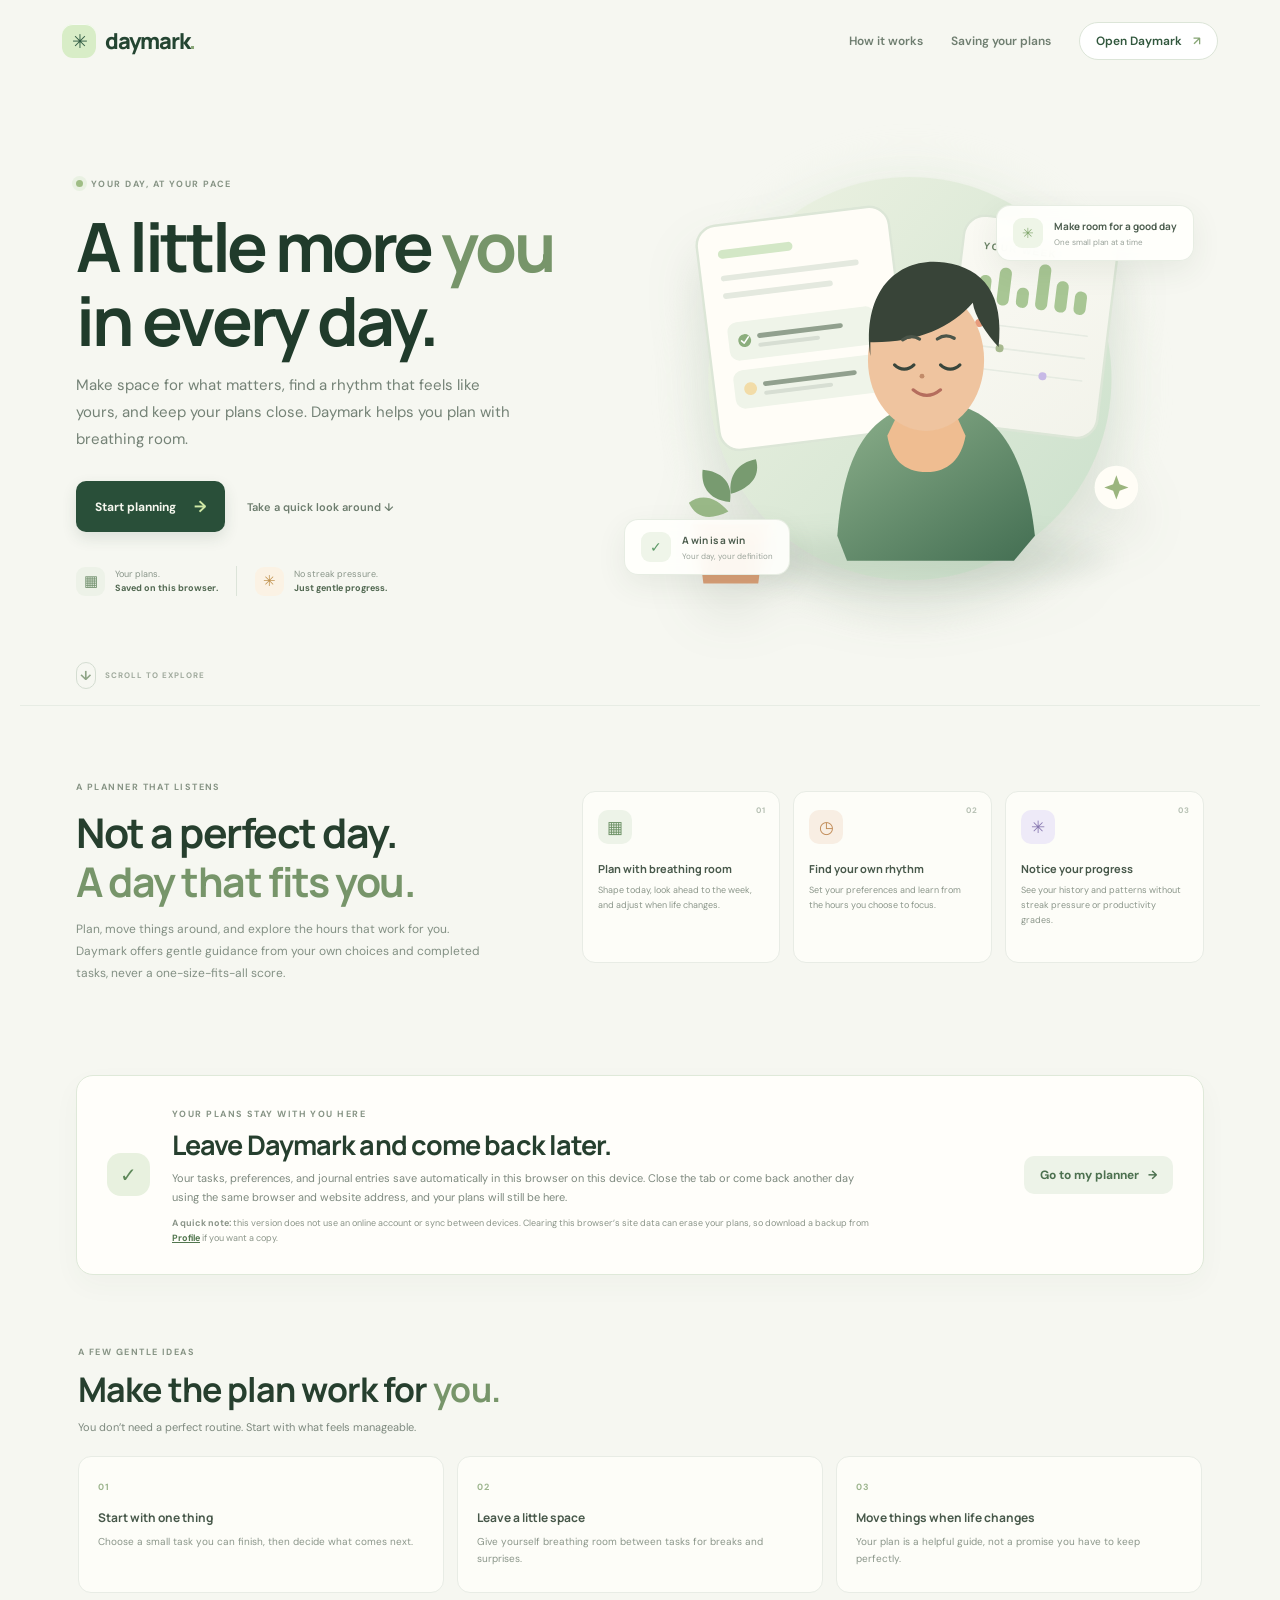
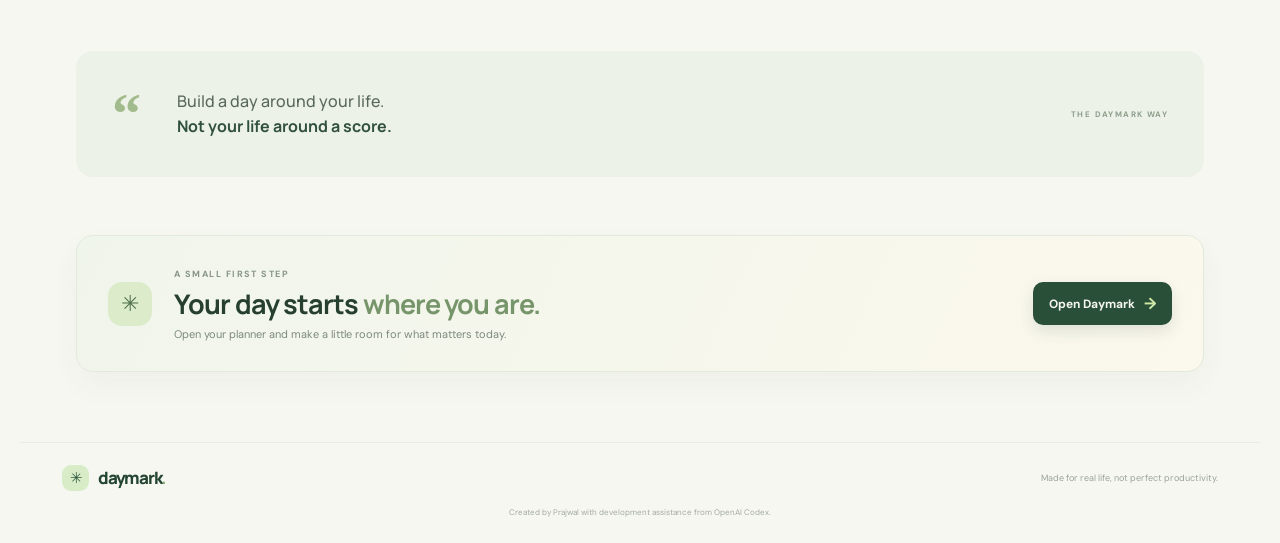
<file: index.html>
<!doctype html>
<html lang="en">
<head>
  <meta charset="utf-8">
  <meta name="viewport" content="width=device-width, initial-scale=1">
  <meta name="theme-color" content="#f6f7f1">
  <meta name="description" content="Daymark is a calm, flexible planner for your tasks, reminders, reflections, and progress.">
  <link rel="icon" href="daymark-icon.svg" type="image/svg+xml">
  <link rel="manifest" href="manifest.webmanifest">
  <link rel="preconnect" href="https://fonts.googleapis.com">
  <link rel="preconnect" href="https://fonts.gstatic.com" crossorigin>
  <link href="https://fonts.googleapis.com/css2?family=DM+Sans:wght@400;500;600;700&family=Manrope:wght@400;500;600;700;800&display=swap" rel="stylesheet">
  <link rel="stylesheet" href="styles.css">
  <title>Daymark — make room for what matters</title>
</head>
<body class="landing-page">
  <header class="landing-header">
    <a class="landing-brand" href="index.html" aria-label="Daymark home"><span class="brand-mark-small">✳</span>daymark<span class="brand-dot-small">.</span></a>
    <nav aria-label="Welcome navigation">
      <a href="#how-it-works">How it works</a>
      <a href="#saving">Saving your plans</a>
      <a class="landing-signin" href="dashboard.html">Open Daymark <span>↗</span></a>
    </nav>
  </header>

  <main>
    <section class="landing-hero" aria-labelledby="hero-title">
      <div class="landing-copy">
        <div class="eyebrow-pill"><i></i> YOUR DAY, AT YOUR PACE</div>
        <h1 id="hero-title">A little more <em>you</em> in every day.</h1>
        <p>Make space for what matters, find a rhythm that feels like yours, and keep your plans close. Daymark helps you plan with breathing room.</p>
        <div class="landing-actions">
          <a class="button button-primary button-large" href="dashboard.html">Start planning <span>→</span></a>
          <a class="quiet-link" href="#how-it-works">Take a quick look around ↓</a>
        </div>
        <div class="landing-trust">
          <span class="trust-icon">▦</span><span>Your plans.<br><strong>Saved on this browser.</strong></span>
          <span class="trust-divider"></span>
          <span class="trust-icon warm">✳</span><span>No streak pressure.<br><strong>Just gentle progress.</strong></span>
        </div>
      </div>
      <div class="landing-art-wrap">
        <span class="art-glow"></span>
        <img class="landing-art" src="daymark-scene.svg" alt="Daymark's planner companion with schedule cards and a growing plant">
        <div class="floating-note note-top"><b>✳</b><span><strong>Make room for a good day</strong><small>One small plan at a time</small></span></div>
        <div class="floating-note note-bottom"><b>✓</b><span><strong>A win is a win</strong><small>Your day, your definition</small></span></div>
      </div>
      <a class="scroll-cue" href="#how-it-works"><span>↓</span> SCROLL TO EXPLORE</a>
    </section>

    <section class="landing-how" id="how-it-works" aria-labelledby="how-title">
      <div class="how-intro">
        <div class="eyebrow-pill">A PLANNER THAT LISTENS</div>
        <h2 id="how-title">Not a perfect day.<br><em>A day that fits you.</em></h2>
        <p>Plan, move things around, and explore the hours that work for you. Daymark offers gentle guidance from your own choices and completed tasks, never a one-size-fits-all score.</p>
      </div>
      <div class="feature-grid">
        <article><span class="feature-index">01</span><span class="feature-icon">▦</span><h3>Plan with breathing room</h3><p>Shape today, look ahead to the week, and adjust when life changes.</p></article>
        <article><span class="feature-index">02</span><span class="feature-icon feature-gold">◷</span><h3>Find your own rhythm</h3><p>Set your preferences and learn from the hours you choose to focus.</p></article>
        <article><span class="feature-index">03</span><span class="feature-icon feature-lilac">✳</span><h3>Notice your progress</h3><p>See your history and patterns without streak pressure or productivity grades.</p></article>
      </div>
    </section>

    <section class="saving-section" id="saving" aria-labelledby="saving-title">
      <div class="saving-icon" aria-hidden="true">✓</div>
      <div>
        <div class="eyebrow-pill">YOUR PLANS STAY WITH YOU HERE</div>
        <h2 id="saving-title">Leave Daymark and come back later.</h2>
        <p>Your tasks, preferences, and journal entries save automatically in this browser on this device. Close the tab or come back another day using the same browser and website address, and your plans will still be here.</p>
        <p class="saving-detail"><strong>A quick note:</strong> this version does not use an online account or sync between devices. Clearing this browser’s site data can erase your plans, so download a backup from <a href="profile.html">Profile</a> if you want a copy.</p>
      </div>
      <a class="button button-secondary" href="dashboard.html">Go to my planner <span>→</span></a>
    </section>

    <section class="tips-section" id="tips" aria-labelledby="tips-title">
      <div class="tips-heading"><div class="eyebrow-pill">A FEW GENTLE IDEAS</div><h2 id="tips-title">Make the plan work for <em>you.</em></h2><p>You don’t need a perfect routine. Start with what feels manageable.</p></div>
      <div class="tips-grid">
        <article><span>01</span><h3>Start with one thing</h3><p>Choose a small task you can finish, then decide what comes next.</p></article>
        <article><span>02</span><h3>Leave a little space</h3><p>Give yourself breathing room between tasks for breaks and surprises.</p></article>
        <article><span>03</span><h3>Move things when life changes</h3><p>Your plan is a helpful guide, not a promise you have to keep perfectly.</p></article>
      </div>
    </section>

    <section class="landing-quote" aria-label="Daymark principle"><span>“</span><p>Build a day around your life.<br><strong>Not your life around a score.</strong></p><small>THE DAYMARK WAY</small></section>

    <section class="landing-cta" aria-labelledby="cta-title">
      <div class="cta-spark">✳</div>
      <div><div class="eyebrow-pill">A SMALL FIRST STEP</div><h2 id="cta-title">Your day starts <em>where you are.</em></h2><p>Open your planner and make a little room for what matters today.</p></div>
      <a class="button button-primary" href="dashboard.html">Open Daymark <span>→</span></a>
    </section>
  </main>

  <footer class="landing-footer">
    <a class="landing-brand" href="index.html"><span class="brand-mark-small">✳</span>daymark<span class="brand-dot-small">.</span></a>
    <span>Made for real life, not perfect productivity.</span>
    <span class="creator-credit">Created by Prajwal with development assistance from OpenAI Codex.</span>
  </footer>
</body>
</html>
</file>
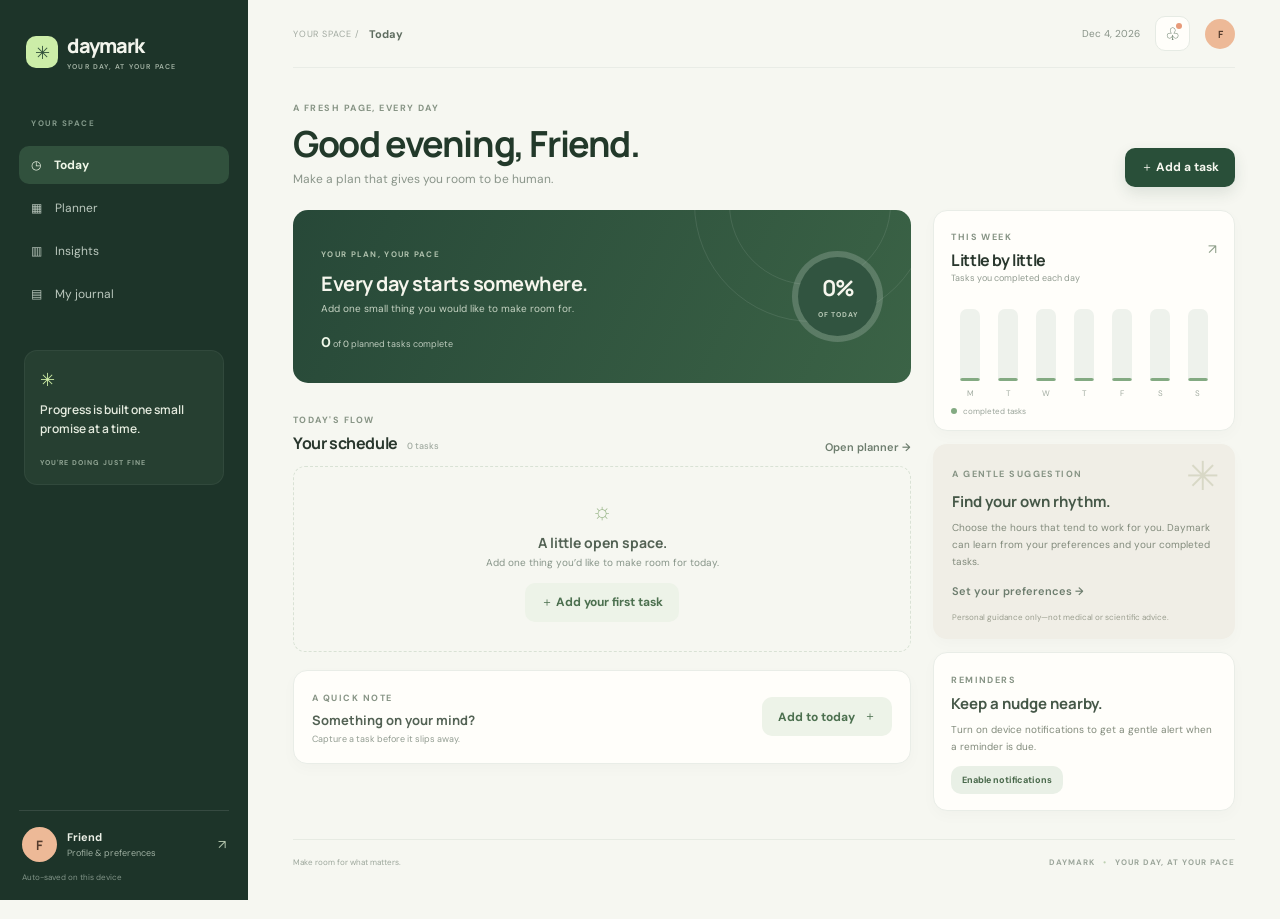
<file: dashboard.html>
<!doctype html><html lang="en"><head><meta charset="utf-8"><meta name="viewport" content="width=device-width, initial-scale=1"><meta name="theme-color" content="#234737"><title>Today — Daymark</title><link rel="manifest" href="manifest.webmanifest"><link rel="icon" href="daymark-icon.svg" type="image/svg+xml"><link rel="preconnect" href="https://fonts.googleapis.com"><link rel="preconnect" href="https://fonts.gstatic.com" crossorigin><link href="https://fonts.googleapis.com/css2?family=DM+Sans:wght@400;500;600;700&family=Manrope:wght@400;500;600;700;800&display=swap" rel="stylesheet"><link rel="stylesheet" href="styles.css"><script src="client.js" defer></script><script src="app.js" defer></script></head>
<body data-page="dashboard"><div class="app-shell"><aside class="sidebar"><a class="app-brand" href="dashboard.html"><span>✳</span>daymark<small>YOUR DAY, AT YOUR PACE</small></a><p class="nav-caption">YOUR SPACE</p><nav class="app-nav" aria-label="Main navigation"><a class="active" aria-current="page" href="dashboard.html">◷ <span>Today</span></a><a href="planner.html">▦ <span>Planner</span></a><a href="insights.html">▥ <span>Insights</span></a><a href="journal.html">▤ <span>My journal</span></a></nav><div class="sidebar-note"><span>✳</span><p>Progress is built one small promise at a time.</p><small>YOU'RE DOING JUST FINE</small></div><a class="sidebar-profile" href="profile.html"><span class="avatar" data-profile-initial>F</span><span><strong data-profile-name>Friend</strong><small>Profile & preferences</small></span><span class="profile-arrow">↗</span></a><div class="sidebar-foot">Auto-saved on this device</div></aside>
<main class="main-content"><header class="topbar"><div><span class="crumb">YOUR SPACE /</span><strong>Today</strong></div><div class="topbar-right"><time data-today-date></time><button class="icon-button" data-notification-button aria-label="Enable device notifications" title="Enable device notifications">♧<i data-notification-dot></i></button><a class="avatar avatar-mini" href="profile.html" data-profile-initial aria-label="Open profile">P</a></div></header>
<section class="dashboard-page"><div class="page-intro"><div><p class="eyebrow-pill">A FRESH PAGE, EVERY DAY</p><h1 data-greeting>Today can take shape.</h1><p class="subheading">Make a plan that gives you room to be human.</p></div><button class="button button-primary" data-open-task>＋ Add a task</button></div>
<div class="dashboard-grid"><div class="dashboard-main"><section class="welcome-card"><div><span class="light-eyebrow">YOUR PLAN, YOUR PACE</span><h2 data-welcome-title>Every small step counts.</h2><p data-progress-caption>Your progress is yours to define.</p><div class="progress-copy"><strong data-done-count>0</strong> of <span data-total-count>0</span> planned tasks complete</div></div><div class="progress-ring" data-progress-ring><div><strong data-progress-number>0%</strong><span>OF TODAY</span></div></div></section>
<section class="content-section"><div class="section-title"><div><span class="eyebrow-pill">TODAY'S FLOW</span><h2>Your schedule <span data-task-count>0 tasks</span></h2></div><a class="text-link" href="planner.html">Open planner →</a></div><div class="task-list" data-today-tasks></div><div class="empty-card" data-empty-today><span>☼</span><h3>A little open space.</h3><p>Add one thing you’d like to make room for today.</p><button class="button button-secondary" data-open-task>＋ Add your first task</button></div></section>
<section class="quick-add-card"><div><span class="eyebrow-pill">A QUICK NOTE</span><h2>Something on your mind?</h2><p>Capture a task before it slips away.</p></div><button class="button button-secondary" data-open-task>Add to today <span>＋</span></button></section></div>
<aside class="dashboard-aside"><section class="insight-card"><div class="section-title"><div><span class="eyebrow-pill">THIS WEEK</span><h2>Little by little</h2></div><a class="icon-link" href="insights.html" aria-label="Open insights">↗</a></div><p class="muted-copy">Tasks you completed each day</p><div class="mini-bars" data-mini-bars aria-label="Weekly task completion bar chart"></div><div class="chart-legend"><i></i> completed tasks</div></section>
<section class="suggestion-card"><div class="suggestion-orb">✳</div><span class="eyebrow-pill">A GENTLE SUGGESTION</span><h2 data-suggestion-title>Find your own rhythm.</h2><p data-suggestion-copy>Choose the hours that tend to work for you. Daymark can learn from your preferences and your own completed tasks.</p><a class="text-link" href="profile.html">Set your preferences →</a><small>Personal guidance only—not medical or scientific advice.</small></section>
<section class="reminder-card"><div><span class="eyebrow-pill">REMINDERS</span><h2>Keep a nudge nearby.</h2></div><p data-reminder-copy>Turn on device notifications to get a gentle alert when a reminder is due.</p><button class="button button-soft" data-notification-button>Enable notifications</button></section></aside></div></section>
<footer class="app-footer"><span>Make room for what matters.</span><span>DAYMARK <i>•</i> YOUR DAY, AT YOUR PACE</span></footer></main></div>
<dialog class="task-dialog" data-task-dialog aria-labelledby="task-dialog-title"><form data-task-form method="dialog"><div class="dialog-heading"><div><span class="eyebrow-pill">MAKE SPACE FOR IT</span><h2 id="task-dialog-title">Add a task</h2></div><button type="button" class="dialog-close" data-close-task aria-label="Close task form">×</button></div><label for="task-title">What would you like to do?</label><input id="task-title" name="title" maxlength="120" placeholder="e.g. Work on my portfolio" required><div class="form-row"><div><label for="task-date">Date</label><input id="task-date" name="date" type="date" required></div><div><label for="task-time">Start time</label><input id="task-time" name="time" type="time" value="15:00" required></div></div><div class="form-row"><div><label for="task-category">Area of life</label><select id="task-category" name="category"><option>Study</option><option>Portfolio</option><option>Personal</option><option>Wellbeing</option><option>Other</option></select></div><div><label for="task-duration">Time to set aside</label><select id="task-duration" name="duration"><option value="25">25 minutes</option><option value="45" selected>45 minutes</option><option value="60">1 hour</option><option value="90">1.5 hours</option></select></div></div><label class="check-label"><input name="reminder" type="checkbox"><span>Remind me at this time</span></label><p class="field-note">In-app reminders work while Daymark is open. System alerts need notification permission.</p><div class="dialog-actions"><button type="button" class="button button-secondary" data-close-task>Cancel</button><button type="submit" class="button button-primary">Save task <span>→</span></button></div><div class="form-error" data-task-error role="alert" hidden></div></form></dialog>
<div class="toast-region" data-toast-region role="status" aria-live="polite"></div></body></html>
</file>
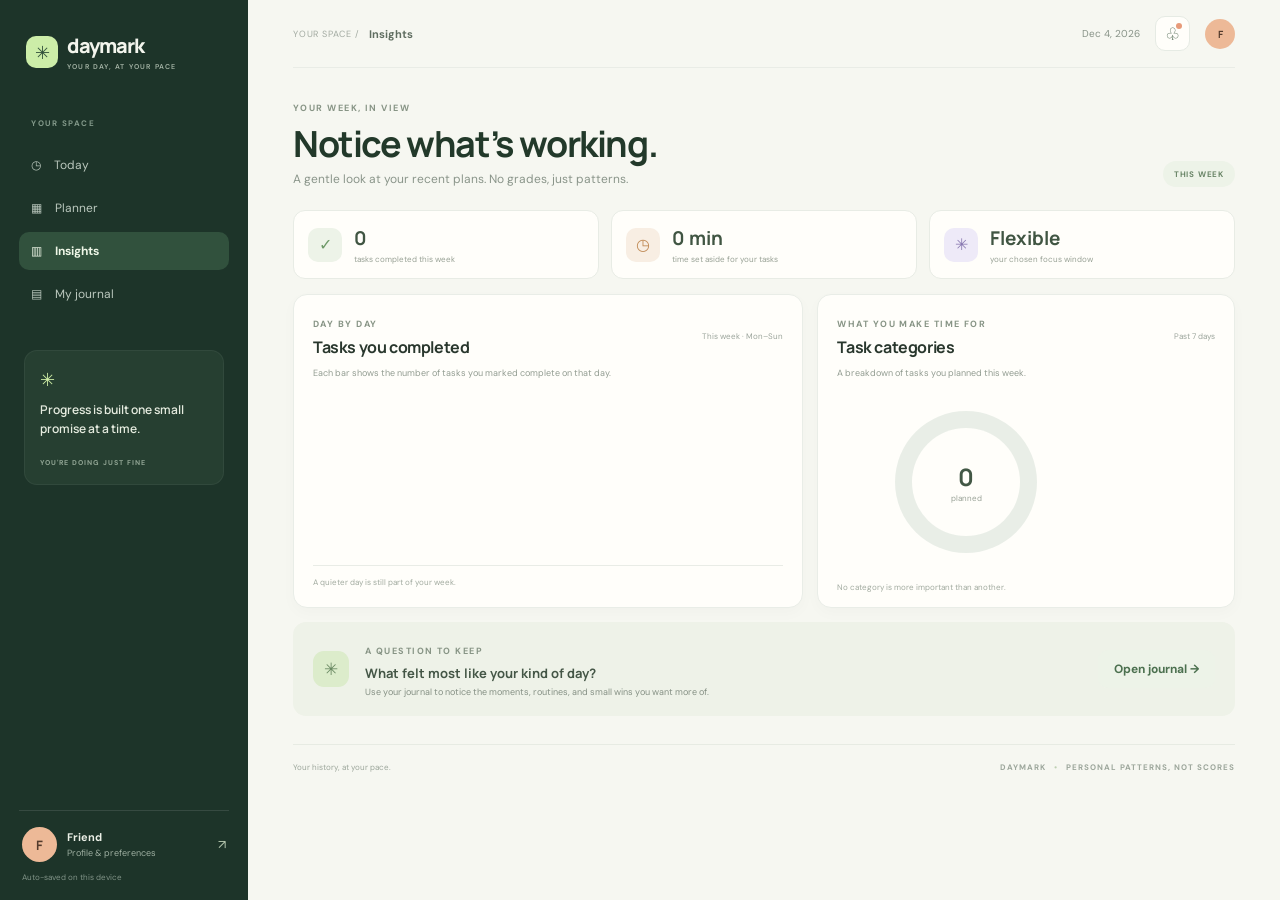
<file: insights.html>
<!doctype html><html lang="en"><head><meta charset="utf-8"><meta name="viewport" content="width=device-width, initial-scale=1"><meta name="theme-color" content="#234737"><title>Insights — Daymark</title><link rel="icon" href="daymark-icon.svg" type="image/svg+xml"><link rel="preconnect" href="https://fonts.googleapis.com"><link rel="preconnect" href="https://fonts.gstatic.com" crossorigin><link href="https://fonts.googleapis.com/css2?family=DM+Sans:wght@400;500;600;700&family=Manrope:wght@400;500;600;700;800&display=swap" rel="stylesheet"><link rel="stylesheet" href="styles.css"><script src="client.js" defer></script><script src="app.js" defer></script><script src="pages.js" defer></script></head>
<body data-page="insights"><div class="app-shell"><aside class="sidebar"><a class="app-brand" href="dashboard.html"><span>✳</span>daymark<small>YOUR DAY, AT YOUR PACE</small></a><p class="nav-caption">YOUR SPACE</p><nav class="app-nav" aria-label="Main navigation"><a href="dashboard.html">◷ <span>Today</span></a><a href="planner.html">▦ <span>Planner</span></a><a class="active" aria-current="page" href="insights.html">▥ <span>Insights</span></a><a href="journal.html">▤ <span>My journal</span></a></nav><div class="sidebar-note"><span>✳</span><p>Progress is built one small promise at a time.</p><small>YOU'RE DOING JUST FINE</small></div><a class="sidebar-profile" href="profile.html"><span class="avatar" data-profile-initial>F</span><span><strong data-profile-name>Friend</strong><small>Profile & preferences</small></span><span class="profile-arrow">↗</span></a><div class="sidebar-foot">Auto-saved on this device</div></aside>
<main class="main-content"><header class="topbar"><div><span class="crumb">YOUR SPACE /</span><strong>Insights</strong></div><div class="topbar-right"><time data-today-date></time><button class="icon-button" data-notification-button aria-label="Enable device notifications">♧<i data-notification-dot></i></button><a class="avatar avatar-mini" href="profile.html" data-profile-initial aria-label="Open profile">P</a></div></header><section class="page-wrap"><div class="page-intro"><div><p class="eyebrow-pill">YOUR WEEK, IN VIEW</p><h1>Notice what’s working.</h1><p class="subheading">A gentle look at your recent plans. No grades, just patterns.</p></div><span class="period-chip" data-insight-period>THIS WEEK</span></div>
<div class="insight-summary"><article><span class="summary-symbol">✓</span><div><strong data-summary-done>0</strong><small>tasks completed this week</small></div></article><article><span class="summary-symbol gold">◷</span><div><strong data-summary-minutes>0 min</strong><small>time set aside for your tasks</small></div></article><article><span class="summary-symbol lilac">✳</span><div><strong data-summary-focus>Flexible</strong><small>your chosen focus window</small></div></article></div>
<div class="charts-grid"><section class="chart-card"><div class="section-title"><div><span class="eyebrow-pill">DAY BY DAY</span><h2>Tasks you completed</h2></div><span class="chart-caption">This week · Mon–Sun</span></div><p class="muted-copy">Each bar shows the number of tasks you marked complete on that day.</p><div class="bar-chart" data-week-chart role="img" aria-label="Bar chart of completed tasks this week, Monday through Sunday"></div><div class="chart-footnote">A quieter day is still part of your week.</div></section>
<section class="chart-card"><div class="section-title"><div><span class="eyebrow-pill">WHAT YOU MAKE TIME FOR</span><h2>Task categories</h2></div><span class="chart-caption">Past 7 days</span></div><p class="muted-copy">A breakdown of tasks you planned this week.</p><div class="pie-layout"><div class="pie-chart" data-category-pie role="img" aria-label="Pie chart of task categories"><span data-pie-total>0</span><small>planned</small></div><div class="pie-legend" data-pie-legend></div></div><div class="chart-footnote">No category is more important than another.</div></section></div>
<section class="reflection-card"><span class="reflection-spark">✳</span><div><span class="eyebrow-pill">A QUESTION TO KEEP</span><h2>What felt most like your kind of day?</h2><p>Use your journal to notice the moments, routines, and small wins you want more of.</p></div><a class="button button-secondary" href="journal.html">Open journal →</a></section>
</section><footer class="app-footer"><span>Your history, at your pace.</span><span>DAYMARK <i>•</i> PERSONAL PATTERNS, NOT SCORES</span></footer></main></div><div class="toast-region" data-toast-region role="status" aria-live="polite"></div></body></html>
</file>
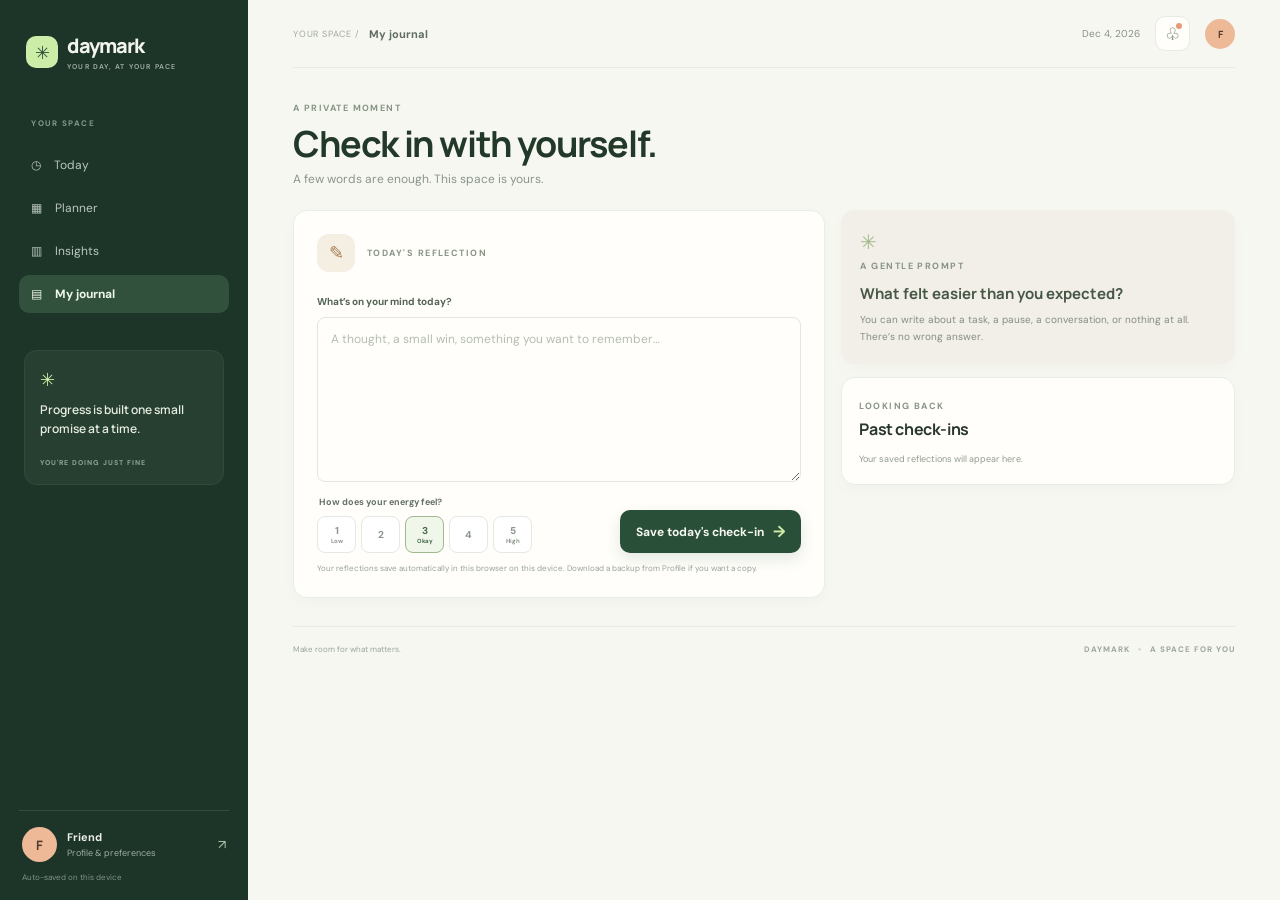
<file: journal.html>
<!doctype html><html lang="en"><head><meta charset="utf-8"><meta name="viewport" content="width=device-width, initial-scale=1"><meta name="theme-color" content="#234737"><title>My journal — Daymark</title><link rel="icon" href="daymark-icon.svg" type="image/svg+xml"><link rel="preconnect" href="https://fonts.googleapis.com"><link rel="preconnect" href="https://fonts.gstatic.com" crossorigin><link href="https://fonts.googleapis.com/css2?family=DM+Sans:wght@400;500;600;700&family=Manrope:wght@400;500;600;700;800&display=swap" rel="stylesheet"><link rel="stylesheet" href="styles.css"><script src="client.js" defer></script><script src="app.js" defer></script><script src="pages.js" defer></script></head>
<body data-page="journal"><div class="app-shell"><aside class="sidebar"><a class="app-brand" href="dashboard.html"><span>✳</span>daymark<small>YOUR DAY, AT YOUR PACE</small></a><p class="nav-caption">YOUR SPACE</p><nav class="app-nav" aria-label="Main navigation"><a href="dashboard.html">◷ <span>Today</span></a><a href="planner.html">▦ <span>Planner</span></a><a href="insights.html">▥ <span>Insights</span></a><a class="active" aria-current="page" href="journal.html">▤ <span>My journal</span></a></nav><div class="sidebar-note"><span>✳</span><p>Progress is built one small promise at a time.</p><small>YOU'RE DOING JUST FINE</small></div><a class="sidebar-profile" href="profile.html"><span class="avatar" data-profile-initial>F</span><span><strong data-profile-name>Friend</strong><small>Profile & preferences</small></span><span class="profile-arrow">↗</span></a><div class="sidebar-foot">Auto-saved on this device</div></aside>
<main class="main-content"><header class="topbar"><div><span class="crumb">YOUR SPACE /</span><strong>My journal</strong></div><div class="topbar-right"><time data-today-date></time><button class="icon-button" data-notification-button aria-label="Enable device notifications">♧<i data-notification-dot></i></button><a class="avatar avatar-mini" href="profile.html" data-profile-initial aria-label="Open profile">P</a></div></header><section class="page-wrap"><div class="page-intro"><div><p class="eyebrow-pill">A PRIVATE MOMENT</p><h1>Check in with yourself.</h1><p class="subheading">A few words are enough. This space is yours.</p></div></div>
<div class="journal-layout"><section class="journal-compose"><div class="journal-date"><span class="journal-date-icon">✎</span><div><span class="eyebrow-pill">TODAY'S REFLECTION</span><h2 data-journal-date></h2></div></div><form data-journal-form><label for="journal-text">What’s on your mind today?</label><textarea id="journal-text" name="text" maxlength="5000" rows="7" placeholder="A thought, a small win, something you want to remember…"></textarea><div class="energy-picker"><fieldset><legend>How does your energy feel?</legend><div class="energy-options"><label><input type="radio" name="energy" value="1"><span>1<br><small>Low</small></span></label><label><input type="radio" name="energy" value="2"><span>2</span></label><label><input type="radio" name="energy" value="3" checked><span>3<br><small>Okay</small></span></label><label><input type="radio" name="energy" value="4"><span>4</span></label><label><input type="radio" name="energy" value="5"><span>5<br><small>High</small></span></label></div></fieldset><button class="button button-primary" type="submit">Save today's check-in <span>→</span></button></div><div class="form-error" data-journal-error role="alert" hidden></div><p class="field-note">Your reflections save automatically in this browser on this device. Download a backup from Profile if you want a copy.</p></form></section>
<aside class="journal-aside"><section class="journal-prompt"><span>✳</span><span class="eyebrow-pill">A GENTLE PROMPT</span><h2>What felt easier than you expected?</h2><p>You can write about a task, a pause, a conversation, or nothing at all. There’s no wrong answer.</p></section><section class="history-card"><div class="section-title"><div><span class="eyebrow-pill">LOOKING BACK</span><h2>Past check-ins</h2></div></div><div data-journal-history class="journal-history-list"></div><div data-journal-empty class="muted-copy">Your saved reflections will appear here.</div></section></aside></div></section><footer class="app-footer"><span>Make room for what matters.</span><span>DAYMARK <i>•</i> A SPACE FOR YOU</span></footer></main></div><div class="toast-region" data-toast-region role="status" aria-live="polite"></div></body></html>
</file>
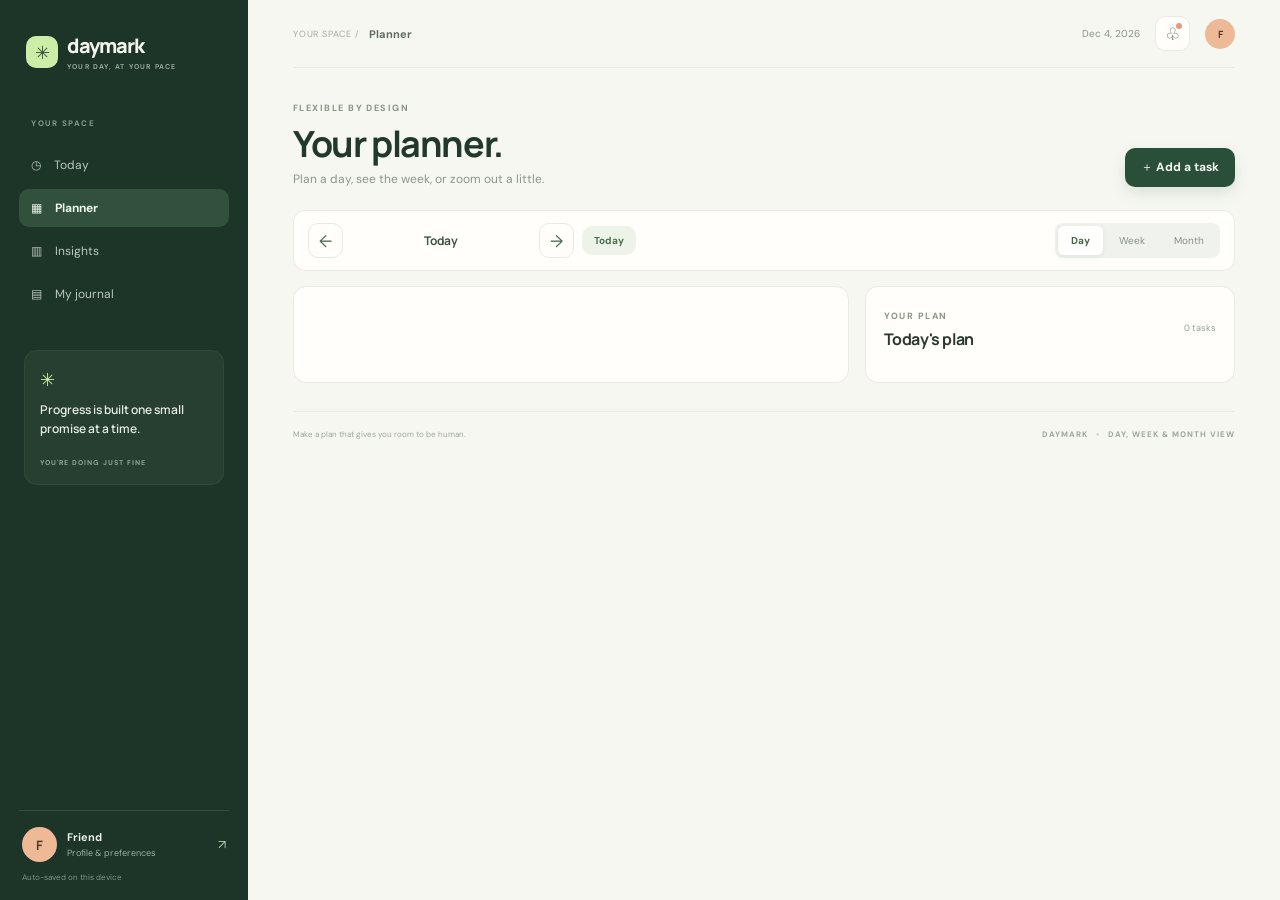
<file: planner.html>
<!doctype html><html lang="en"><head><meta charset="utf-8"><meta name="viewport" content="width=device-width, initial-scale=1"><meta name="theme-color" content="#234737"><title>Planner — Daymark</title><link rel="icon" href="daymark-icon.svg" type="image/svg+xml"><link rel="preconnect" href="https://fonts.googleapis.com"><link rel="preconnect" href="https://fonts.gstatic.com" crossorigin><link href="https://fonts.googleapis.com/css2?family=DM+Sans:wght@400;500;600;700&family=Manrope:wght@400;500;600;700;800&display=swap" rel="stylesheet"><link rel="stylesheet" href="styles.css"><script src="client.js" defer></script><script src="app.js" defer></script><script src="pages.js" defer></script></head>
<body data-page="planner"><div class="app-shell"><aside class="sidebar"><a class="app-brand" href="dashboard.html"><span>✳</span>daymark<small>YOUR DAY, AT YOUR PACE</small></a><p class="nav-caption">YOUR SPACE</p><nav class="app-nav" aria-label="Main navigation"><a href="dashboard.html">◷ <span>Today</span></a><a class="active" aria-current="page" href="planner.html">▦ <span>Planner</span></a><a href="insights.html">▥ <span>Insights</span></a><a href="journal.html">▤ <span>My journal</span></a></nav><div class="sidebar-note"><span>✳</span><p>Progress is built one small promise at a time.</p><small>YOU'RE DOING JUST FINE</small></div><a class="sidebar-profile" href="profile.html"><span class="avatar" data-profile-initial>F</span><span><strong data-profile-name>Friend</strong><small>Profile & preferences</small></span><span class="profile-arrow">↗</span></a><div class="sidebar-foot">Auto-saved on this device</div></aside>
<main class="main-content"><header class="topbar"><div><span class="crumb">YOUR SPACE /</span><strong>Planner</strong></div><div class="topbar-right"><time data-today-date></time><button class="icon-button" data-notification-button aria-label="Enable device notifications" title="Enable device notifications">♧<i data-notification-dot></i></button><a class="avatar avatar-mini" href="profile.html" data-profile-initial aria-label="Open profile">P</a></div></header>
<section class="page-wrap"><div class="page-intro"><div><p class="eyebrow-pill">FLEXIBLE BY DESIGN</p><h1>Your planner.</h1><p class="subheading">Plan a day, see the week, or zoom out a little.</p></div><button class="button button-primary" data-open-task>＋ Add a task</button></div>
<section class="planner-controls" aria-label="Calendar controls"><div class="date-controls"><button class="icon-button" type="button" data-date-shift="-1" aria-label="Previous period">←</button><button class="date-title" data-planner-title>Today</button><button class="icon-button" type="button" data-date-shift="1" aria-label="Next period">→</button><button class="button button-small button-secondary" type="button" data-jump-today>Today</button></div><div class="view-toggle" role="group" aria-label="Choose planner view"><button type="button" class="active" data-calendar-view="day" aria-pressed="true">Day</button><button type="button" data-calendar-view="week" aria-pressed="false">Week</button><button type="button" data-calendar-view="month" aria-pressed="false">Month</button></div></section>
<div class="planner-layout"><section class="calendar-card" data-calendar-panel aria-label="Calendar view"></section><section class="planner-list-card"><div class="section-title"><div><span class="eyebrow-pill">YOUR PLAN</span><h2 data-plan-list-title>Today's plan</h2></div><span class="small-count" data-plan-count>0 tasks</span></div><div class="task-list compact-list" data-planner-tasks></div><div class="empty-card compact-empty" data-planner-empty hidden><span>☼</span><h3>Nothing on the calendar.</h3><p>Add a task to start shaping this day.</p><button class="button button-secondary" data-open-task>＋ Add a task</button></div></section></div></section><footer class="app-footer"><span>Make a plan that gives you room to be human.</span><span>DAYMARK <i>•</i> DAY, WEEK & MONTH VIEW</span></footer></main></div>
<dialog class="task-dialog" data-task-dialog aria-labelledby="task-dialog-title"><form data-task-form method="dialog"><div class="dialog-heading"><div><span class="eyebrow-pill">MAKE SPACE FOR IT</span><h2 id="task-dialog-title">Add a task</h2></div><button type="button" class="dialog-close" data-close-task aria-label="Close task form">×</button></div><label for="task-title">What would you like to do?</label><input id="task-title" name="title" maxlength="120" placeholder="e.g. Work on my portfolio" required><div class="form-row"><div><label for="task-date">Date</label><input id="task-date" name="date" type="date" required></div><div><label for="task-time">Start time</label><input id="task-time" name="time" type="time" value="15:00" required></div></div><div class="form-row"><div><label for="task-category">Area of life</label><select id="task-category" name="category"><option>Study</option><option>Portfolio</option><option>Personal</option><option>Wellbeing</option><option>Other</option></select></div><div><label for="task-duration">Time to set aside</label><select id="task-duration" name="duration"><option value="25">25 minutes</option><option value="45" selected>45 minutes</option><option value="60">1 hour</option><option value="90">1.5 hours</option></select></div></div><label class="check-label"><input name="reminder" type="checkbox"><span>Remind me at this time</span></label><p class="field-note">In-app reminders work while Daymark is open. System alerts need notification permission.</p><div class="dialog-actions"><button type="button" class="button button-secondary" data-close-task>Cancel</button><button type="submit" class="button button-primary">Save task →</button></div><div class="form-error" data-task-error role="alert" hidden></div></form></dialog><div class="toast-region" data-toast-region role="status" aria-live="polite"></div></body></html>
</file>
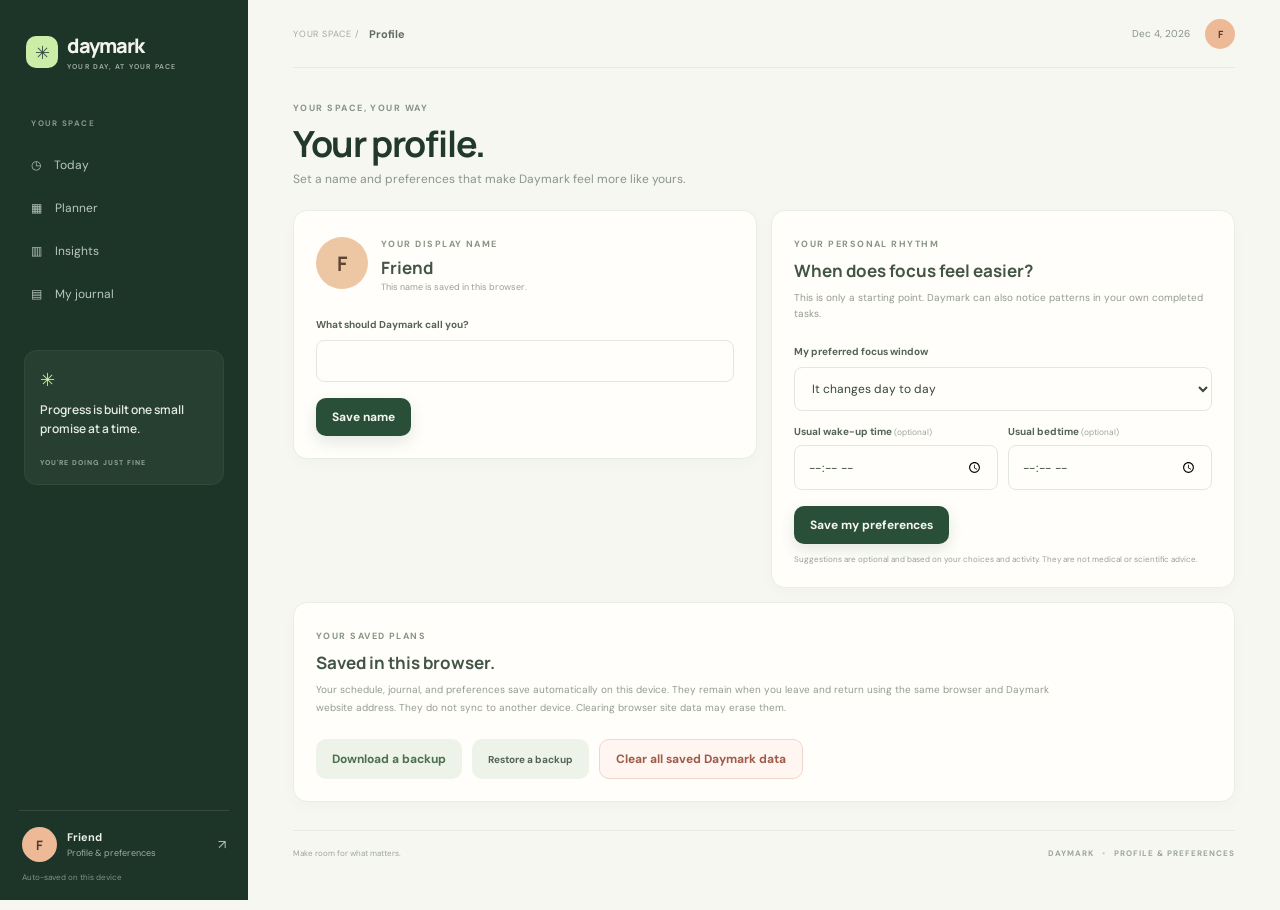
<file: profile.html>
<!doctype html>
<html lang="en">
<head>
  <meta charset="utf-8"><meta name="viewport" content="width=device-width, initial-scale=1"><meta name="theme-color" content="#234737">
  <title>Profile &amp; preferences — Daymark</title>
  <link rel="icon" href="daymark-icon.svg" type="image/svg+xml"><link rel="preconnect" href="https://fonts.googleapis.com"><link rel="preconnect" href="https://fonts.gstatic.com" crossorigin>
  <link href="https://fonts.googleapis.com/css2?family=DM+Sans:wght@400;500;600;700&family=Manrope:wght@400;500;600;700;800&display=swap" rel="stylesheet"><link rel="stylesheet" href="styles.css">
  <script src="client.js" defer></script><script src="app.js" defer></script><script src="pages.js" defer></script>
</head>
<body data-page="profile">
  <div class="app-shell">
    <aside class="sidebar">
      <a class="app-brand" href="dashboard.html"><span>✳</span>daymark<small>YOUR DAY, AT YOUR PACE</small></a>
      <p class="nav-caption">YOUR SPACE</p>
      <nav class="app-nav" aria-label="Main navigation"><a href="dashboard.html">◷ <span>Today</span></a><a href="planner.html">▦ <span>Planner</span></a><a href="insights.html">▥ <span>Insights</span></a><a href="journal.html">▤ <span>My journal</span></a></nav>
      <div class="sidebar-note"><span>✳</span><p>Progress is built one small promise at a time.</p><small>YOU'RE DOING JUST FINE</small></div>
      <a class="sidebar-profile active" aria-current="page" href="profile.html"><span class="avatar" data-profile-initial>F</span><span><strong data-profile-name>Friend</strong><small>Profile &amp; preferences</small></span><span class="profile-arrow">↗</span></a>
      <div class="sidebar-foot">Auto-saved on this device</div>
    </aside>
    <main class="main-content">
      <header class="topbar"><div><span class="crumb">YOUR SPACE /</span><strong>Profile</strong></div><div class="topbar-right"><time data-today-date></time><a class="avatar avatar-mini" href="profile.html" data-profile-initial aria-label="Open profile">F</a></div></header>
      <section class="page-wrap">
        <div class="page-intro"><div><p class="eyebrow-pill">YOUR SPACE, YOUR WAY</p><h1>Your profile.</h1><p class="subheading">Set a name and preferences that make Daymark feel more like yours.</p></div></div>
        <div class="profile-layout">
          <section class="profile-card">
            <div class="profile-card-head"><span class="profile-large-avatar" data-profile-initial>F</span><div><span class="eyebrow-pill">YOUR DISPLAY NAME</span><h2 data-profile-heading>Friend</h2><p>This name is saved in this browser.</p></div></div>
            <form data-profile-form><label for="profile-name">What should Daymark call you?</label><input id="profile-name" name="name" maxlength="60" autocomplete="nickname" required><div class="form-error" data-profile-error role="alert" hidden></div><button type="submit" class="button button-primary">Save name</button></form>
          </section>
          <section class="profile-card preferences-card">
            <div><span class="eyebrow-pill">YOUR PERSONAL RHYTHM</span><h2>When does focus feel easier?</h2><p class="muted-copy">This is only a starting point. Daymark can also notice patterns in your own completed tasks.</p></div>
            <form data-preferences-form><label for="focus-window">My preferred focus window</label><select id="focus-window" name="focus_window"><option value="flexible">It changes day to day</option><option value="morning">Earlier in the day</option><option value="midday">Around midday</option><option value="evening">Later in the day</option></select><div class="form-row"><div><label for="wake-time">Usual wake-up time <small>(optional)</small></label><input id="wake-time" type="time" name="wake_time"></div><div><label for="bed-time">Usual bedtime <small>(optional)</small></label><input id="bed-time" type="time" name="bed_time"></div></div><div class="form-error" data-preferences-error role="alert" hidden></div><button type="submit" class="button button-primary">Save my preferences</button><p class="field-note">Suggestions are optional and based on your choices and activity. They are not medical or scientific advice.</p></form>
          </section>
          <section class="profile-card local-data-card">
            <span class="eyebrow-pill">YOUR SAVED PLANS</span><h2>Saved in this browser.</h2>
            <p class="muted-copy">Your schedule, journal, and preferences save automatically on this device. They remain when you leave and return using the same browser and Daymark website address. They do not sync to another device. Clearing browser site data may erase them.</p>
            <div class="local-data-actions"><button class="button button-secondary" type="button" data-export-data>Download a backup</button><label class="button button-secondary" for="backup-file">Restore a backup</label><input id="backup-file" type="file" accept=".json,application/json" data-import-backup hidden><button class="button button-danger" type="button" data-clear-data>Clear all saved Daymark data</button></div>
          </section>
        </div>
      </section>
      <footer class="app-footer"><span>Make room for what matters.</span><span>DAYMARK <i>•</i> PROFILE &amp; PREFERENCES</span></footer>
    </main>
  </div>
  <div class="toast-region" data-toast-region role="status" aria-live="polite"></div>
</body>
</html>
</file>
<file: styles.css>
:root{--ink:#1d3025;--muted:#7d897f;--soft:#a3aca1;--paper:#f6f7f1;--white:#fffefa;--line:#e7ebe2;--forest:#234737;--forest2:#315b47;--mint:#c9ef9c;--green:#83aa82;--gold:#e6b679;--lilac:#bfb5e2;--coral:#e4987d;--shadow:0 14px 40px rgba(33,53,38,.07);font-family:'DM Sans',sans-serif;color:var(--ink);background:var(--paper);font-synthesis:none;text-rendering:optimizeLegibility}*{box-sizing:border-box}body{margin:0;min-width:320px;background:var(--paper);font-size:14px}button,input,textarea,select{font:inherit}button{cursor:pointer}a{color:inherit}button:focus-visible,a:focus-visible,input:focus-visible,textarea:focus-visible,select:focus-visible{outline:3px solid #98c27e;outline-offset:3px} [hidden]{display:none!important}
.landing-page,.auth-page{background:var(--paper);color:var(--ink)}
.landing-header{height:82px;max-width:1240px;margin:auto;padding:0 42px;display:flex;align-items:center;justify-content:space-between}.landing-brand{display:inline-flex;align-items:center;gap:9px;color:#244532;text-decoration:none;font:800 22px Manrope,sans-serif;letter-spacing:-1.2px}.brand-mark-small{width:34px;height:34px;border-radius:11px;display:grid;place-items:center;background:#d8edc7;color:#315c43;font-size:19px;box-shadow:inset 0 1px rgba(255,255,255,.8)}.brand-dot-small{color:#88a676;margin-left:-10px}.landing-header nav{display:flex;align-items:center;gap:28px}.landing-header nav>a{color:#6f7e70;text-decoration:none;font-size:12px;font-weight:600}.landing-header nav>a:hover,.quiet-link:hover{color:var(--forest)}.landing-header nav .landing-signin{padding:10px 16px;border:1px solid #dce5d8;border-radius:999px;background:#fff;color:#31573d}.landing-signin span{margin-left:8px;color:#88a676}
.landing-hero{max-width:1240px;min-height:595px;margin:auto;padding:53px 42px 70px;display:grid;grid-template-columns:.94fr 1.06fr;align-items:center;position:relative}.landing-copy{padding-left:14px;z-index:1}.eyebrow-pill{display:inline-flex;align-items:center;gap:8px;margin:0;color:#879485;font-size:9px;letter-spacing:1.45px;font-weight:700}.eyebrow-pill i{width:7px;height:7px;border-radius:50%;background:#9fbd85;box-shadow:0 0 0 4px #e9f1e2}.landing-copy h1,.auth-story h1{max-width:550px;margin:19px 0 15px;color:#203b2b;font:700 clamp(43px,5.5vw,68px)/1.08 Manrope,sans-serif;letter-spacing:-3.4px}.landing-copy h1 em,.how-intro h2 em,.landing-cta h2 em,.auth-story h1 em{color:#77956a;font-style:normal}.landing-copy>p{max-width:440px;color:#748276;font-size:15px;line-height:1.8}.landing-actions{display:flex;align-items:center;gap:22px;flex-wrap:wrap;margin:28px 0 34px}.button{border:0;border-radius:10px;padding:11px 16px;display:inline-flex;align-items:center;justify-content:center;gap:9px;text-decoration:none;font-size:12px;font-weight:700;transition:transform .18s,background .18s,box-shadow .18s}.button:hover{transform:translateY(-1px)}.button-primary{color:#f6f7ef;background:#294f39;box-shadow:0 6px 15px rgba(34,65,47,.12)}.button-primary:hover{background:#356248;box-shadow:0 9px 18px rgba(34,65,47,.16)}.button-primary span{color:#d1eaa7;font-size:16px}.button-large{padding:15px 19px;gap:18px}.quiet-link,.text-link{color:#6d7d6e;text-decoration:none;font-size:11px;font-weight:600}.text-link:hover{color:var(--forest)}.landing-trust{display:flex;align-items:center;gap:10px;color:#899589;font-size:9px;line-height:1.6}.landing-trust strong{color:#506750}.trust-icon{width:29px;height:29px;border-radius:9px;background:#edf2e8;color:#6e8e6a;display:grid;place-items:center;font-size:15px}.trust-icon.warm{background:#fbf2e4;color:#c0924e}.trust-divider{height:30px;width:1px;background:#dce4d9;margin:0 8px}.landing-art-wrap{min-height:470px;position:relative;display:grid;place-items:center;perspective:900px}.art-glow{position:absolute;width:80%;aspect-ratio:1;border-radius:50%;background:radial-gradient(circle,#e4efe0 0,rgba(228,239,224,.5) 48%,transparent 72%);filter:blur(10px)}.landing-art{width:min(100%,660px);position:relative;filter:drop-shadow(0 28px 26px rgba(55,84,61,.12));animation:float 7s ease-in-out infinite}@keyframes float{0%,100%{transform:translateY(2px)}50%{transform:translateY(-8px)}}.floating-note{position:absolute;z-index:1;display:flex;align-items:center;gap:11px;padding:12px 16px;border:1px solid rgba(229,235,224,.9);border-radius:14px;background:rgba(255,255,252,.92);box-shadow:0 10px 30px rgba(52,73,55,.08);backdrop-filter:blur(8px)}.floating-note b{width:30px;height:30px;border-radius:9px;background:#eef5e7;color:#82a76e;display:grid;place-items:center}.note-bottom b{background:#eff5e9;color:#5c9967}.floating-note strong,.floating-note small{display:block}.floating-note strong{font:700 10px Manrope,sans-serif;color:#4c5d4e}.floating-note small{margin-top:4px;font-size:8px;color:#9aa39a}.note-top{right:4%;top:14%}.note-bottom{left:3%;bottom:12%}.scroll-cue{position:absolute;bottom:16px;left:56px;display:flex;align-items:center;gap:9px;color:#a0aa9d;font-size:8px;letter-spacing:1px;font-weight:700;text-decoration:none}.scroll-cue span{width:20px;height:27px;border:1px solid #d4ddd1;border-radius:12px;display:grid;place-items:center;color:#8ea486;font-size:13px}
.landing-how{max-width:1240px;margin:auto;padding:70px 56px 78px;border-top:1px solid #e7ece4;display:grid;grid-template-columns:.83fr 1.17fr;gap:64px;align-items:start}.how-intro h2{margin:14px 0 12px;color:#263f2e;font:700 clamp(30px,3.2vw,42px)/1.2 Manrope,sans-serif;letter-spacing:-1.5px}.how-intro>p{max-width:405px;color:#839084;font-size:12px;line-height:1.85}.feature-grid{display:grid;grid-template-columns:repeat(3,minmax(0,1fr));gap:13px;padding-top:15px}.feature-grid article{position:relative;min-height:172px;padding:18px 15px;border:1px solid #e8ece5;border-radius:13px;background:rgba(255,255,251,.8)}.feature-index{position:absolute;right:13px;top:13px;color:#b6c0b3;font-size:8px;font-weight:700;letter-spacing:1px}.feature-icon{width:34px;height:34px;border-radius:10px;background:#edf3e8;color:#6d9166;display:grid;place-items:center;font-size:17px}.feature-gold{background:#f8eee3;color:#c18c58}.feature-lilac{background:#eeeaf8;color:#8878b0}.feature-grid h3{margin:17px 0 7px;color:#47584a;font:700 11px Manrope,sans-serif}.feature-grid p{margin:0;color:#8b968a;font-size:9px;line-height:1.7}.landing-quote{max-width:1128px;margin:0 auto 58px;padding:34px 36px;border-radius:17px;background:#edf2e8;display:grid;grid-template-columns:50px 1fr auto;align-items:center;gap:15px}.landing-quote>span{font:700 58px/1 Georgia,serif;color:#a2bb8d}.landing-quote p{margin:0;color:#596959;font:500 16px/1.55 Manrope,sans-serif}.landing-quote p strong{color:#31513c}.landing-quote small{color:#8e9d8b;font-size:8px;font-weight:700;letter-spacing:1.4px}.landing-cta{max-width:1128px;margin:0 auto 70px;padding:27px 31px;display:grid;grid-template-columns:46px 1fr auto;align-items:center;gap:20px;border:1px solid #e2eadc;border-radius:17px;background:linear-gradient(115deg,#f0f5eb,#fbf8ed);box-shadow:0 13px 30px rgba(48,73,48,.045)}.cta-spark{width:44px;height:44px;display:grid;place-items:center;border-radius:14px;background:#dceccb;color:#52734d;font-size:22px}.landing-cta h2{margin:7px 0 5px;color:#263f2e;font:700 clamp(20px,2.4vw,27px)/1.2 Manrope,sans-serif;letter-spacing:-.9px}.landing-cta p{margin:0;color:#7d897e;font-size:11px;line-height:1.7}.landing-footer{max-width:1240px;margin:auto;padding:21px 42px 26px;border-top:1px solid #e7ece4;display:flex;align-items:center;justify-content:space-between;gap:16px;color:#99a399;font-size:9px}.landing-footer .landing-brand{font-size:17px}.landing-footer .brand-mark-small{width:27px;height:27px;border-radius:9px;font-size:15px}.landing-footer>a:last-child{color:#668260;text-decoration:none;font-weight:700}.landing-footer>a:last-child span{margin-left:5px}

.auth-layout{min-height:100vh;display:grid;grid-template-columns:minmax(390px,.9fr) minmax(470px,1.1fr);max-width:1440px;margin:auto}.auth-story{position:relative;overflow:hidden;padding:36px 54px;background:#eaf0e5;display:flex;flex-direction:column}.auth-story-copy{margin:auto 0;position:relative;z-index:1}.auth-story-copy>p{max-width:390px;color:#718074;font-size:13px;line-height:1.8}.auth-story-copy img{display:block;width:min(100%,455px);margin:25px auto 0;filter:drop-shadow(0 25px 20px rgba(46,74,49,.12))}.auth-story footer{color:#8a9b89;font-size:8px;letter-spacing:1.4px;font-weight:700}.auth-story footer span{margin:0 8px;color:#b3c3a9}.auth-main{min-height:100vh;padding:35px 24px;display:flex;align-items:center;justify-content:center;position:relative}.back-home{position:absolute;top:39px;left:42px;color:#758276;text-decoration:none;font-size:11px;font-weight:600}.auth-card{width:min(100%,430px);padding:34px;background:var(--white);border:1px solid #eaeee7;border-radius:18px;box-shadow:var(--shadow)}.auth-card-heading{text-align:center}.auth-spark{width:42px;height:42px;margin:0 auto 12px;display:grid;place-items:center;border-radius:14px;background:#eaf3e2;color:#759b69;font-size:21px}.auth-card-heading h2{margin:9px 0 5px;font:700 25px Manrope,sans-serif;letter-spacing:-.9px}.auth-card-heading>p:last-child{margin:0;color:#8b968d;font-size:11px}.auth-tabs{display:grid;grid-template-columns:1fr 1fr;padding:4px;margin:25px 0 21px;border-radius:9px;background:#f0f2ed}.auth-tabs button{border:0;border-radius:7px;padding:10px;background:transparent;color:#849084;font-size:11px;font-weight:700}.auth-tabs button.active{background:white;color:#365640;box-shadow:0 2px 6px #263a2610}.auth-card form{display:grid;gap:9px}.auth-card form[hidden]{display:none}.auth-card label,.profile-card label,.journal-compose label{margin-top:5px;color:#536355;font-size:10px;font-weight:700}.auth-card input,.auth-card select,.profile-card input,.profile-card select,.journal-compose textarea{width:100%;border:1px solid #e2e8df;border-radius:8px;padding:12px 13px;background:#fffefa;color:#344738;font-size:12px}.auth-card input::placeholder,.journal-compose textarea::placeholder{color:#b4bdb2}.auth-card select,.profile-card select{cursor:pointer}.auth-submit{width:100%;margin-top:10px;padding:13px}.fine-print,.auth-privacy{color:#919b90;font-size:9px;line-height:1.65}.auth-privacy{margin:19px 0 0;text-align:center}.auth-privacy a{color:#68856a}.form-error{padding:10px 12px;border:1px solid #f1c9bd;border-radius:8px;background:#fff3ef;color:#9e553f;font-size:10px;line-height:1.55}.form-error[hidden]{display:none}.auth-card .form-error{margin-bottom:12px}

.app-shell{min-height:100vh}.sidebar{position:fixed;inset:0 auto 0 0;z-index:5;width:248px;padding:30px 19px 18px;background:#1d3429;color:#ecf0e7;display:flex;flex-direction:column}.app-brand{display:grid;grid-template-columns:32px 1fr;align-items:center;column-gap:9px;padding:2px 7px 39px;color:#f3f5ed;text-decoration:none;font:800 20px Manrope,sans-serif;letter-spacing:-1px}.app-brand>span{grid-row:span 2;width:32px;height:32px;border-radius:10px;background:#cceda8;color:#31503b;display:grid;place-items:center;font-size:18px}.app-brand small{margin-top:3px;color:#a5b4a6;font:600 7px 'DM Sans',sans-serif;letter-spacing:1.2px}.nav-caption{padding:0 12px 10px;color:#83998a;font-size:8px;font-weight:700;letter-spacing:1.5px}.app-nav{display:grid;gap:5px}.app-nav a{display:flex;align-items:center;gap:13px;padding:11px 12px;border-radius:10px;color:#bbc8be;text-decoration:none;font-size:12px;transition:background .18s,color .18s}.app-nav a:hover{background:#ffffff12;color:#fff}.app-nav a.active{background:#31513d;color:#eff7e8;font-weight:700}.app-nav a:first-letter{font-size:18px}.sidebar-note{position:relative;overflow:hidden;margin:37px 5px 0;padding:17px 15px 15px;border:1px solid #ffffff0d;border-radius:13px;background:#263f31}.sidebar-note>span{color:#cdeca4;font-size:18px}.sidebar-note p{max-width:155px;margin:9px 0 13px;color:#e5ebdf;font:600 12px/1.55 Manrope,sans-serif}.sidebar-note small{color:#91a594;font-size:7px;font-weight:700;letter-spacing:1px}.sidebar-profile{margin-top:auto;padding:16px 3px 10px;border-top:1px solid #ffffff1c;display:flex;align-items:center;gap:10px;color:inherit;text-decoration:none}.avatar{width:35px;height:35px;flex:none;border-radius:50%;background:#edb997;display:grid;place-items:center;color:#533b2c;font:700 13px Manrope,sans-serif}.sidebar-profile strong,.sidebar-profile small{display:block}.sidebar-profile strong{max-width:135px;overflow:hidden;text-overflow:ellipsis;font-size:11px}.sidebar-profile small{margin-top:3px;color:#9eafa1;font-size:9px}.profile-arrow{margin-left:auto;color:#b4c6ae;font-size:13px}.sidebar-foot{padding:0 3px;color:#819488;font-size:8px}.main-content{min-height:100vh;margin-left:248px;padding:0 45px 35px;max-width:1600px}.topbar{height:68px;border-bottom:1px solid #e9ece6;display:flex;align-items:center;justify-content:space-between;color:#5f6d60;font-size:11px}.topbar>div:first-child{display:flex;gap:9px;align-items:center}.crumb{color:#a2aaa1;font-size:9px;letter-spacing:.8px}.topbar-right{display:flex;align-items:center;gap:15px}.topbar time{color:#879287;font-size:10px}.icon-button{position:relative;width:35px;height:35px;border:1px solid #e6ebe4;border-radius:10px;background:#fffefa;color:#526b55;font-size:17px}.icon-button:hover{background:#f0f5eb}.icon-button i{position:absolute;top:6px;right:7px;width:6px;height:6px;border-radius:50%;background:#e79a79}.avatar-mini{width:30px;height:30px;font-size:10px;text-decoration:none}.dashboard-page,.page-wrap{padding-top:29px}.page-intro{display:flex;align-items:flex-end;justify-content:space-between;gap:20px;margin-bottom:23px}.page-intro h1{margin:8px 0 6px;color:#22392a;font:700 clamp(27px,3vw,36px)/1.18 Manrope,sans-serif;letter-spacing:-1.4px}.subheading{margin:0;color:#8a958a;font-size:12px}.dashboard-grid{display:grid;grid-template-columns:minmax(0,1.7fr) minmax(250px,.83fr);gap:22px}.dashboard-main,.dashboard-aside{min-width:0}.dashboard-aside{display:flex;flex-direction:column;gap:13px}.welcome-card{position:relative;isolation:isolate;overflow:hidden;min-height:173px;padding:24px 28px;border-radius:15px;background:linear-gradient(115deg,#274838,#3b6346);color:#f6f6ed;display:flex;align-items:center;justify-content:space-between}.welcome-card:before,.welcome-card:after{content:'';position:absolute;z-index:-1;border:1px solid #ffffff18;border-radius:50%;width:235px;height:235px;right:-20px;top:-125px}.welcome-card:after{width:160px;height:160px;right:20px;top:-87px}.light-eyebrow{color:#afc1ad;font-size:8px;letter-spacing:1.3px;font-weight:700}.welcome-card h2{margin:9px 0 5px;font:700 20px Manrope,sans-serif;letter-spacing:-.5px}.welcome-card p{margin:0;color:#c6d3c3;font-size:10px}.progress-copy{margin-top:18px;color:#bdcbbd;font-size:9px}.progress-copy strong{color:#eff8e9;font-size:14px}.progress-copy span{color:#d4dfcf}.progress-ring{--progress:0%;position:relative;z-index:1;width:91px;height:91px;flex:none;padding:6px;border-radius:50%;display:grid;place-items:center;background:conic-gradient(#c9ef9c var(--progress),#ffffff2e var(--progress))}.progress-ring:before{content:'';position:absolute;inset:6px;border-radius:50%;background:#315440}.progress-ring>div{position:relative;text-align:center}.progress-ring strong{display:block;font:700 22px Manrope,sans-serif;letter-spacing:-1px}.progress-ring>div>span{font-size:7px;font-weight:700;letter-spacing:.8px;color:#b8c9b6}.content-section{margin-top:26px}.section-title{display:flex;align-items:flex-end;justify-content:space-between;gap:12px}.section-title h2{margin:6px 0 0;color:#29372d;font:700 16px/1.3 Manrope,sans-serif;letter-spacing:-.4px}.section-title h2 span{margin-left:7px;color:#a0aaa0;font:500 9px 'DM Sans',sans-serif;letter-spacing:0}.section-title .text-link{white-space:nowrap}.task-list{display:grid;gap:2px;margin-top:12px}.task-row{position:relative;display:grid;grid-template-columns:19px 52px minmax(0,1fr) auto;align-items:start;gap:11px;min-height:57px;padding:9px 8px 10px 0;border-bottom:1px solid #e9ece6}.task-check{width:17px;height:17px;margin-top:2px;border:1.5px solid #c6d1c4;border-radius:50%;background:transparent;color:white;font-size:10px;display:grid;place-items:center;padding:0}.task-check:hover{border-color:#6c9972}.task-row.is-done .task-check{border-color:#77a47c;background:#77a47c}.task-time{padding-top:4px;color:#9aa49a;font-size:9px;font-variant-numeric:tabular-nums}.task-main{min-width:0}.task-main>strong{color:#39493d;font-size:11px;line-height:1.45}.task-row.is-done .task-main>strong{color:#9da79e;text-decoration:line-through}.task-meta{display:flex;align-items:center;gap:8px;margin-top:5px;color:#a1aaa0;font-size:8px}.category-tag{padding:3px 7px;border-radius:12px;background:color-mix(in srgb,var(--tag-color) 14%,white);color:color-mix(in srgb,var(--tag-color) 73%,#344);font-size:8px;font-weight:700}.reminder-mark{color:#8ea981}.task-row-actions{display:flex;gap:4px;opacity:.35;transition:opacity .15s}.task-row:hover .task-row-actions,.task-row:focus-within .task-row-actions{opacity:1}.task-action{width:25px;height:25px;border:0;border-radius:6px;background:#f0f3ed;color:#738474;font-size:12px}.task-action:hover{background:#e5edde;color:#35563e}.delete-action:hover{background:#fae9e4;color:#9e5d4c}.empty-card{padding:29px 16px;text-align:center;border:1px dashed #d9e2d5;border-radius:12px;color:#879589}.empty-card>span{font-size:23px;color:#9bb78b}.empty-card h3{margin:7px 0 3px;color:#536254;font:700 14px Manrope,sans-serif}.empty-card p{margin:0 auto 13px;max-width:270px;font-size:10px;line-height:1.5}.empty-card[hidden]{display:none}.quick-add-card,.insight-card,.suggestion-card,.reminder-card,.chart-card,.journal-compose,.journal-prompt,.history-card,.profile-card{border:1px solid #e9ede7;border-radius:14px;background:#fffefa;box-shadow:0 5px 15px rgba(42,60,44,.025)}.quick-add-card{margin-top:18px;padding:16px 18px;display:flex;align-items:center;justify-content:space-between;gap:14px}.quick-add-card h2{margin:6px 0 3px;color:#536254;font:700 13px Manrope,sans-serif}.quick-add-card p,.muted-copy{margin:0;color:#929c91;font-size:9px;line-height:1.6}.button-secondary{background:#edf3e8;color:#4c704f}.button-secondary:hover{background:#e3edda}.button-soft{background:#e9f0e6;color:#48684a}.button-small{padding:8px 12px;font-size:10px}.mini-bars{height:112px;padding:17px 5px 0;display:flex;align-items:stretch;justify-content:space-between;gap:10px}.mini-bar-item{display:flex;flex:1;min-width:0;flex-direction:column;align-items:center;justify-content:flex-end;gap:7px}.mini-bar-track{height:72px;width:100%;max-width:20px;border-radius:7px 7px 2px 2px;background:#eef2ec;display:flex;align-items:flex-end;overflow:hidden}.mini-bar-track i{display:block;width:100%;min-height:3px;border-radius:7px 7px 2px 2px;background:#83aa82}.mini-bar-item small{color:#a2aca1;font-size:8px}.chart-legend{display:flex;align-items:center;gap:6px;padding:8px 0 3px;color:#9aa49a;font-size:8px}.chart-legend i{width:6px;height:6px;border-radius:50%;background:#83aa82}.insight-card{padding:15px 17px 11px}.insight-card .section-title{align-items:center}.icon-link{color:#8c9d88;text-decoration:none}.suggestion-card{position:relative;overflow:hidden;padding:19px 19px 16px;background:#f0eee6;border:0}.suggestion-orb{position:absolute;right:15px;top:6px;color:#d8d8c6;font-size:40px}.suggestion-card h2,.reminder-card h2{max-width:215px;margin:11px 0 7px;color:#455747;font:700 15px/1.35 Manrope,sans-serif}.suggestion-card>p,.reminder-card>p{position:relative;margin:0 0 11px;color:#828b7c;font-size:10px;line-height:1.7}.suggestion-card>small{display:block;margin-top:12px;color:#9a9e8f;font-size:8px;line-height:1.5}.reminder-card{padding:16px 17px}.reminder-card .section-title{align-items:center}.reminder-card h2{margin:7px 0}.reminder-card .button{font-size:9px;padding:8px 11px}.app-footer{margin-top:28px;padding:17px 0;border-top:1px solid #e7ebe3;display:flex;justify-content:space-between;gap:12px;color:#9ca69b;font-size:8px}.app-footer span:last-child{font-weight:700;letter-spacing:1px}.app-footer i{font-style:normal;margin:0 5px;color:#bed0b2}

.planner-controls{margin-bottom:15px;padding:12px 14px;border:1px solid #e8ece5;border-radius:12px;background:#fffefa;display:flex;align-items:center;justify-content:space-between;gap:12px}.date-controls{display:flex;align-items:center;gap:8px}.date-title{min-width:180px;border:0;background:transparent;color:#415143;font:700 12px Manrope,sans-serif;text-align:center}.view-toggle{padding:3px;border-radius:8px;background:#f0f2ed;display:flex;gap:3px}.view-toggle button{border:0;border-radius:6px;background:transparent;padding:8px 13px;color:#879287;font-size:10px}.view-toggle button.active{background:white;color:#456649;box-shadow:0 2px 6px #263a2610;font-weight:700}.planner-layout{display:grid;grid-template-columns:minmax(0,1.2fr) minmax(265px,.8fr);gap:16px}.calendar-card,.planner-list-card{min-width:0;padding:18px;border:1px solid #e8ece5;border-radius:13px;background:#fffefa}.calendar-heading{display:flex;align-items:center;justify-content:space-between;gap:10px;padding-bottom:14px;border-bottom:1px solid #edf0ea}.calendar-heading h2{margin:5px 0 0;color:#3a4e3d;font:700 15px Manrope,sans-serif}.calendar-heading>span{color:#99a297;font-size:9px}.day-grid{padding-top:4px}.hour-row{min-height:40px;display:grid;grid-template-columns:56px minmax(0,1fr);border-bottom:1px solid #f0f2ed}.hour-row>time{padding-top:10px;color:#a2aaa1;font-size:8px}.hour-row>div{padding:3px 0}.calendar-event{margin:2px 0;padding:6px 9px;border-left:3px solid var(--event-color);border-radius:4px;background:color-mix(in srgb,var(--event-color) 13%,white);color:#526351}.calendar-event strong,.calendar-event small{display:block}.calendar-event strong{font-size:9px}.calendar-event small{margin-top:3px;color:#8c978c;font-size:8px}.week-grid{display:grid;grid-template-columns:repeat(7,minmax(0,1fr));gap:6px;padding-top:14px}.week-day{min-height:160px;padding:8px 6px;border:1px solid #edf0ea;border-radius:9px;background:#fcfcf8;text-align:left;color:#627063}.week-day.selected{border-color:#93b38a;background:#f4f8ef}.week-day>span,.week-day>strong,.week-day>small{display:block;text-align:center}.week-day>span{color:#9ba69b;font-size:8px}.week-day>strong{margin:4px 0;color:#415143;font:700 16px Manrope,sans-serif}.week-day>small{margin-bottom:9px;color:#9aa39a;font-size:7px}.week-day i,.month-day i{display:block;overflow:hidden;margin-top:5px;padding:4px;border-left:2px solid var(--event-color);border-radius:3px;background:color-mix(in srgb,var(--event-color) 13%,white);color:#637362;font-size:7px;font-style:normal;text-overflow:ellipsis;white-space:nowrap}.month-grid{padding-top:14px}.weekday-labels,.month-days{display:grid;grid-template-columns:repeat(7,minmax(0,1fr));gap:5px}.weekday-labels span{padding:5px;text-align:center;color:#9ca69b;font-size:8px;font-weight:700}.month-days{grid-auto-rows:minmax(66px,auto)}.month-day{min-width:0;padding:6px;border:1px solid #eff1eb;border-radius:7px;background:#fdfdf9;color:#455447;text-align:left;overflow:hidden}.month-day.selected{border-color:#8eb085;background:#f2f7ec}.month-day.outside{opacity:.45}.month-day.today strong{color:#547a53}.month-day strong{font-size:9px}.month-day small{display:block;margin-top:3px;color:#8f9b8f;font-size:7px}.planner-list-card .section-title{align-items:center}.small-count{color:#98a298;font-size:9px}.compact-list{margin-top:14px}.compact-empty{margin-top:12px;padding:20px 12px}.compact-empty[hidden]{display:none}.compact-list .task-row{grid-template-columns:18px 45px minmax(0,1fr) auto;gap:8px}.compact-list .task-row-actions{opacity:.7}

.period-chip{padding:8px 11px;border-radius:20px;background:#edf3e8;color:#688466;font-size:8px;font-weight:700;letter-spacing:.8px}.insight-summary{display:grid;grid-template-columns:repeat(3,1fr);gap:12px;margin-bottom:15px}.insight-summary article{display:flex;align-items:center;gap:12px;padding:14px;border:1px solid #e8ece5;border-radius:12px;background:#fffefa}.summary-symbol{width:34px;height:34px;flex:none;border-radius:10px;background:#edf3e8;color:#6d9867;display:grid;place-items:center;font-size:16px}.summary-symbol.gold{background:#f8eee3;color:#c18c58}.summary-symbol.lilac{background:#eeeaf8;color:#8878b0}.insight-summary strong,.insight-summary small{display:block}.insight-summary strong{color:#405542;font:700 19px Manrope,sans-serif}.insight-summary small{margin-top:3px;color:#98a195;font-size:8px}.charts-grid{display:grid;grid-template-columns:1.1fr .9fr;gap:14px}.chart-card{padding:18px 19px 15px}.chart-card .section-title{align-items:center}.chart-caption{color:#9ba49b;font-size:8px}.chart-card>.muted-copy{margin-top:8px}.bar-chart{height:175px;margin-top:10px;padding:12px 8px 0;display:flex;align-items:stretch;gap:12px;border-bottom:1px solid #e9ece6}.bar-day{flex:1;min-width:0;display:flex;flex-direction:column;align-items:center;justify-content:flex-end;gap:6px}.bar-day>strong{height:12px;color:#94a193;font-size:8px}.bar-track{height:116px;width:min(24px,70%);border-radius:8px 8px 2px 2px;background:#eef2ec;display:flex;align-items:flex-end;overflow:hidden}.bar-track i{width:100%;min-height:3px;border-radius:8px 8px 1px 1px;background:#83aa82}.bar-day small{height:20px;color:#9da79c;font-size:8px}.pie-layout{min-height:178px;margin-top:12px;display:flex;align-items:center;justify-content:center;gap:20px}.pie-chart{--pie:conic-gradient(#e9eee7 0 360deg);width:142px;height:142px;flex:none;border-radius:50%;background:var(--pie);position:relative;display:grid;place-content:center;text-align:center}.pie-chart:before{content:'';position:absolute;inset:17px;border-radius:50%;background:#fffefa}.pie-chart>span,.pie-chart>small{position:relative;z-index:1}.pie-chart>span{color:#425745;font:700 24px Manrope,sans-serif}.pie-chart>small{color:#99a297;font-size:8px}.pie-legend{display:grid;gap:9px;min-width:100px}.pie-legend>div{display:grid;grid-template-columns:9px 1fr auto;align-items:center;gap:6px;color:#758176;font-size:8px}.pie-legend i{width:7px;height:7px;border-radius:50%;background:var(--event-color)}.pie-legend strong{color:#536553}.chart-footnote{padding-top:11px;color:#a1aa9f;font-size:8px}.reflection-card{margin-top:14px;padding:18px 20px;border-radius:13px;background:#eef2e8;display:flex;align-items:center;gap:16px}.reflection-spark{width:36px;height:36px;flex:none;border-radius:11px;background:#dceccb;color:#688861;display:grid;place-items:center;font-size:17px}.reflection-card h2{margin:6px 0 4px;color:#445646;font:700 13px Manrope,sans-serif}.reflection-card p{margin:0;color:#859084;font-size:9px}.reflection-card .button{margin-left:auto;white-space:nowrap}

.journal-layout{display:grid;grid-template-columns:minmax(0,1.15fr) minmax(265px,.85fr);gap:16px;align-items:start}.journal-compose{padding:23px}.journal-date{display:flex;align-items:center;gap:12px;margin-bottom:18px}.journal-date-icon{width:38px;height:38px;border-radius:12px;background:#f4eee3;color:#a67d51;display:grid;place-items:center;font-size:18px}.journal-date h2{margin:5px 0 0;color:#435546;font:700 15px Manrope,sans-serif}.journal-compose form{display:grid;gap:9px}.journal-compose textarea{min-height:140px;resize:vertical;line-height:1.65}.energy-picker{display:flex;align-items:flex-end;justify-content:space-between;gap:15px;margin-top:5px}.energy-picker fieldset{margin:0;padding:0;border:0}.energy-picker legend{margin-bottom:8px;color:#647266;font-size:9px;font-weight:700}.energy-options{display:flex;gap:5px}.energy-options label{margin:0;cursor:pointer}.energy-options input{position:absolute;opacity:0;pointer-events:none}.energy-options span{width:39px;height:37px;border:1px solid #e5e9e2;border-radius:8px;background:#fff;display:grid;place-content:center;text-align:center;color:#889588;font-size:10px}.energy-options input:checked+span{border-color:#9fb891;background:#f1f6eb;color:#456b48}.energy-options small{font-size:6px}.journal-aside{display:grid;gap:13px}.journal-prompt{padding:19px;background:#f1efe7;border:0}.journal-prompt>span:first-child{display:block;color:#a4b98c;font-size:20px}.journal-prompt h2{margin:10px 0 7px;color:#475747;font:700 15px/1.4 Manrope,sans-serif}.journal-prompt p{margin:0;color:#858e80;font-size:10px;line-height:1.7}.history-card{padding:17px}.journal-history-list{display:grid;gap:10px;margin-top:12px}.history-entry{padding:10px;border-radius:8px;background:#f8f9f4}.history-entry time{color:#899686;font-size:8px;font-weight:700}.history-entry p{margin:6px 0;color:#657264;font-size:9px;line-height:1.6;white-space:pre-wrap}.history-entry small{color:#a0a89e;font-size:7px}.journal-history-list:empty+.muted-copy{display:block}.journal-history-list:not(:empty)+.muted-copy{display:none}
.profile-layout{display:grid;grid-template-columns:1fr 1fr;gap:14px}.profile-card{padding:22px}.profile-card h2{margin:8px 0;color:#425443;font:700 17px Manrope,sans-serif}.profile-card>form{display:grid;gap:9px;margin-top:20px}.profile-card input[readonly]{background:#f4f6f1;color:#889488}.profile-card label small{color:#9ca69a;font-weight:400}.profile-card .button{justify-self:start;margin-top:7px}.profile-card .muted-copy{font-size:10px}.profile-card-head{display:flex;align-items:center;gap:13px}.profile-card-head h2{margin:5px 0 2px}.profile-card-head p{margin:0;color:#98a197;font-size:9px}.profile-large-avatar{width:52px;height:52px;border-radius:50%;background:#edc6a4;color:#5d4535;display:grid;place-items:center;font:700 20px Manrope,sans-serif}.preferences-card{grid-row:span 2}.preferences-card>form{margin-top:18px}.preferences-card .field-note{margin:0;color:#98a197;font-size:8px;line-height:1.55}.signout-card{display:flex;align-items:center;justify-content:space-between;gap:12px;grid-column:1}.signout-card h2{font-size:14px}.signout-card .button{margin:0}

.task-dialog{width:min(95vw,490px);max-height:92vh;padding:0;border:1px solid #e4e9e0;border-radius:16px;background:#fffefa;color:#344638;box-shadow:0 25px 80px #14241a38}.task-dialog::backdrop{background:#15251b66;backdrop-filter:blur(3px)}.task-dialog form{padding:23px;display:grid;gap:9px}.dialog-heading{display:flex;align-items:flex-start;justify-content:space-between;margin-bottom:6px}.dialog-heading h2{margin:6px 0 0;color:#334a38;font:700 21px Manrope,sans-serif}.dialog-close{width:31px;height:31px;border:0;border-radius:8px;background:#f1f3ee;color:#718071;font-size:20px}.task-dialog label{color:#5c6c5d;font-size:10px;font-weight:700}.task-dialog input:not([type=checkbox]),.task-dialog select{width:100%;border:1px solid #e1e8de;border-radius:8px;padding:11px 12px;background:white;color:#344738;font-size:11px}.form-row{display:grid;grid-template-columns:1fr 1fr;gap:10px}.form-row>div{display:grid;gap:7px}.check-label{display:flex;align-items:center;gap:8px;margin-top:6px}.check-label input{accent-color:#527c54}.field-note{margin:0;color:#99a398;font-size:8px;line-height:1.55}.dialog-actions{display:flex;justify-content:flex-end;gap:8px;margin-top:8px}.toast-region{position:fixed;z-index:30;right:20px;bottom:19px;display:grid;gap:8px;pointer-events:none}.toast{max-width:min(390px,calc(100vw - 40px));padding:12px 15px;border:1px solid #dce7d8;border-radius:10px;background:#fffefa;color:#526353;box-shadow:0 10px 35px #243d2820;font-size:10px;line-height:1.5;animation:toast-in .2s ease}.toast-success{border-color:#cfe3c6;background:#f5faef}.toast-error{border-color:#f1c9bd;background:#fff3ef;color:#9e553f}.toast-reminder{border-color:#ead4a8;background:#fff8e9}@keyframes toast-in{from{opacity:0;transform:translateY(6px)}to{opacity:1;transform:none}}.server-banner{position:relative;z-index:20;padding:12px 20px;background:#fff2ed;border-bottom:1px solid #f1c5b8;color:#93523f;display:flex;flex-wrap:wrap;gap:8px;font-size:11px}.server-banner strong{font-weight:700}.server-banner span{color:#986f63}

@media(max-width:1120px){.main-content{padding-left:27px;padding-right:27px}.dashboard-grid{grid-template-columns:minmax(0,1.35fr) minmax(230px,.8fr);gap:15px}.planner-layout{grid-template-columns:1fr}.planner-list-card{margin-top:0}.charts-grid{grid-template-columns:1fr}.landing-how{gap:35px;padding-left:36px;padding-right:36px}.landing-quote,.landing-cta{margin-left:36px;margin-right:36px}}
@media(max-width:800px){.landing-header{height:68px;padding:0 22px}.landing-hero{min-height:auto;padding:38px 22px 60px;grid-template-columns:1fr;gap:0}.landing-copy{padding:0}.landing-art-wrap{grid-row:1;min-height:320px}.landing-art{width:min(100%,500px)}.landing-copy h1{max-width:560px;font-size:clamp(42px,9vw,62px)}.landing-copy>p{max-width:540px;font-size:13px}.scroll-cue{left:23px}.landing-how{grid-template-columns:1fr;gap:20px;padding:48px 23px 55px}.feature-grid{padding:0}.landing-quote,.landing-cta{margin-left:23px;margin-right:23px}.landing-footer{padding:18px 23px;flex-wrap:wrap}.landing-footer>span{order:3;width:100%}.auth-layout{grid-template-columns:1fr}.auth-story{min-height:auto;padding:23px}.auth-story-copy{margin:40px auto 15px;max-width:540px}.auth-story-copy h1{font-size:40px}.auth-story-copy img{max-height:240px;object-fit:contain}.auth-story footer{margin-top:auto}.auth-main{min-height:auto;padding:60px 18px 32px}.back-home{top:22px;left:23px}.sidebar{position:sticky;inset:0 0 auto;width:100%;height:auto;padding:10px 14px;background:#1d3429;display:grid;grid-template-columns:auto 1fr;align-items:center;gap:8px}.app-brand{padding:0;font-size:17px}.app-brand>span{width:29px;height:29px}.app-brand small,.nav-caption,.sidebar-note,.sidebar-profile,.sidebar-foot{display:none}.app-nav{display:flex;justify-content:flex-end;gap:3px}.app-nav a{padding:9px 10px;font-size:10px;gap:5px}.main-content{margin:0;padding:0 20px 28px}.topbar{height:53px}.dashboard-page,.page-wrap{padding-top:22px}.dashboard-grid{grid-template-columns:1fr}.dashboard-aside{display:grid;grid-template-columns:1fr 1fr}.suggestion-card{grid-row:span 2}.reminder-card{align-self:start}.planner-layout{grid-template-columns:1fr}.journal-layout{grid-template-columns:1fr}.journal-aside{grid-template-columns:1fr 1fr}.profile-layout{grid-template-columns:1fr 1fr}.preferences-card{grid-row:auto}.signout-card{grid-column:auto}}
@media(max-width:560px){.landing-header nav{gap:10px}.landing-header nav>a:first-child{display:none}.landing-brand{font-size:19px}.brand-mark-small{width:30px;height:30px}.landing-art-wrap{min-height:260px}.note-top{right:-6px;top:9%}.note-bottom{left:-6px;bottom:7%}.floating-note{padding:9px 11px}.floating-note strong{font-size:8px}.floating-note small{font-size:7px}.landing-actions{align-items:flex-start;flex-direction:column;gap:14px;margin:22px 0}.landing-trust{gap:7px;font-size:8px}.trust-divider{margin:0 2px}.feature-grid{grid-template-columns:1fr}.feature-grid article{min-height:auto}.feature-grid h3{margin-top:12px}.landing-quote{grid-template-columns:32px 1fr;padding:22px;gap:8px}.landing-quote>span{font-size:44px}.landing-quote p{font-size:13px}.landing-quote small{grid-column:2}.landing-cta{grid-template-columns:38px 1fr;padding:19px;gap:13px}.cta-spark{width:38px;height:38px}.landing-cta .button{grid-column:2;justify-self:start}.auth-card{padding:25px 20px}.auth-story-copy img{max-height:180px}.sidebar{padding:8px 7px;grid-template-columns:auto 1fr;gap:4px}.app-brand{font-size:14px;grid-template-columns:26px 1fr;column-gap:5px}.app-brand>span{width:25px;height:25px;border-radius:8px;font-size:14px}.app-nav{gap:0}.app-nav a{flex-direction:column;gap:3px;padding:6px 7px;font-size:8px}.app-nav a:first-letter{font-size:14px}.main-content{padding:0 13px 22px}.topbar{height:48px}.topbar-right{gap:8px}.topbar time{font-size:8px}.icon-button{width:29px;height:29px}.page-intro{align-items:flex-start;gap:10px}.page-intro h1{font-size:26px;letter-spacing:-1px}.page-intro>.button{margin-top:20px;padding:9px 10px;font-size:9px;white-space:nowrap}.subheading{max-width:290px;font-size:10px;line-height:1.5}.welcome-card{min-height:150px;padding:17px}.welcome-card h2{font-size:16px}.welcome-card p{max-width:190px;font-size:9px;line-height:1.5}.progress-ring{width:68px;height:68px;padding:5px}.progress-ring:before{inset:5px}.progress-ring strong{font-size:17px}.progress-copy{font-size:8px}.section-title h2{font-size:14px}.task-row{grid-template-columns:18px 40px minmax(0,1fr) auto;gap:7px}.task-row-actions{opacity:.8}.dashboard-aside{grid-template-columns:1fr}.suggestion-card{grid-row:auto}.quick-add-card{padding:13px}.quick-add-card h2{font-size:11px}.quick-add-card .button{padding:8px;font-size:9px}.planner-controls{padding:9px;align-items:flex-start;flex-direction:column}.date-controls{width:100%;justify-content:space-between}.date-title{min-width:0;flex:1;font-size:10px}.view-toggle{align-self:flex-end}.planner-layout{gap:10px}.calendar-card,.planner-list-card{padding:12px}.calendar-heading h2{font-size:13px}.week-grid{gap:3px;overflow:auto}.week-day{min-width:44px;min-height:130px;padding:6px 3px}.week-day i{font-size:6px}.month-days{grid-auto-rows:minmax(48px,auto);gap:3px}.month-day{padding:4px}.month-day i{font-size:6px}.insight-summary{gap:5px}.insight-summary article{padding:9px 7px;gap:5px;flex-direction:column;text-align:center}.summary-symbol{width:27px;height:27px;font-size:13px}.insight-summary strong{font-size:14px}.insight-summary small{font-size:6px}.chart-card{padding:14px 11px}.bar-chart{gap:5px;height:155px;padding-left:0;padding-right:0}.bar-track{height:100px}.pie-layout{gap:8px}.pie-chart{width:112px;height:112px}.pie-chart:before{inset:13px}.pie-legend{gap:6px;min-width:92px}.pie-legend>div{font-size:7px}.reflection-card{align-items:flex-start;padding:13px;gap:9px;flex-wrap:wrap}.reflection-card>div{flex:1}.reflection-card .button{margin-left:45px}.journal-compose,.profile-card{padding:16px}.energy-picker{align-items:flex-start;flex-direction:column}.energy-picker .button{align-self:stretch}.journal-aside{grid-template-columns:1fr}.profile-layout{grid-template-columns:1fr}.signout-card{align-items:flex-start;flex-direction:column}.form-row{gap:7px}.task-dialog form{padding:18px}.app-footer{font-size:7px}.app-footer span:last-child{font-size:6px;letter-spacing:.5px}}
@media(prefers-reduced-motion:reduce){*,*::before,*::after{scroll-behavior:auto!important;animation-duration:.01ms!important;animation-iteration-count:1!important;transition-duration:.01ms!important}}

.saving-section{max-width:1128px;margin:0 auto 66px;padding:27px 30px;border:1px solid #dfe9d9;border-radius:17px;background:#fffefa;display:grid;grid-template-columns:46px minmax(0,1fr) auto;align-items:center;gap:19px;box-shadow:0 10px 28px rgba(48,73,48,.035)}
.saving-icon{width:43px;height:43px;border-radius:14px;background:#e8f1df;color:#5c8758;display:grid;place-items:center;font-size:20px}
.saving-section h2,.tips-heading h2{margin:8px 0;color:#263f2e;font:700 clamp(20px,2.4vw,27px)/1.2 Manrope,sans-serif;letter-spacing:-.9px}
.saving-section p,.tips-heading>p{max-width:700px;margin:0;color:#7d897e;font-size:11px;line-height:1.75}
.saving-section .saving-detail{margin-top:8px;color:#8a9488;font-size:9px}
.saving-detail a{color:#52764e;font-weight:700}
.saving-section>.button{white-space:nowrap}
.tips-section{max-width:1128px;margin:0 auto 58px;padding:0 2px}
.tips-heading{margin-bottom:19px}
.tips-heading h2{margin-top:10px;font-size:clamp(25px,3vw,34px)}
.tips-heading h2 em{color:#77956a;font-style:normal}
.tips-grid{display:grid;grid-template-columns:repeat(3,minmax(0,1fr));gap:13px}
.tips-grid article{min-height:137px;padding:19px;border:1px solid #e8ece5;border-radius:13px;background:rgba(255,255,251,.8)}
.tips-grid article>span{color:#9db58e;font-size:9px;font-weight:700;letter-spacing:1px}
.tips-grid h3{margin:15px 0 7px;color:#47584a;font:700 12px Manrope,sans-serif}
.tips-grid p{margin:0;color:#8b968a;font-size:10px;line-height:1.7}
.landing-footer{flex-wrap:wrap}
.creator-credit{width:100%;text-align:center;color:#a2aaa0;font-size:8px}
@media(max-width:1120px){.saving-section,.tips-section{margin-left:36px;margin-right:36px}}
@media(max-width:800px){.saving-section{margin:0 23px 48px;grid-template-columns:38px 1fr;padding:21px;gap:13px}.saving-icon{width:38px;height:38px}.saving-section>.button{grid-column:2;justify-self:start}.tips-section{margin:0 23px 48px}.tips-grid{grid-template-columns:1fr}}
@media(max-width:560px){.saving-section{padding:17px;grid-template-columns:1fr}.saving-section>.button{grid-column:1}.tips-grid article{min-height:auto}.creator-credit{text-align:left}}
.local-data-card{grid-column:1/-1}.local-data-card h2{margin-bottom:7px}.local-data-actions{display:flex;flex-wrap:wrap;gap:10px;margin-top:16px}.button-danger{border:1px solid #efd6cc;background:#fff6f2;color:#9d5b48;box-shadow:none}.button-danger:hover{background:#fff0e9}.local-data-card .muted-copy{max-width:760px;line-height:1.75}
@media(max-width:800px){.local-data-card{grid-column:auto}}
</file>
